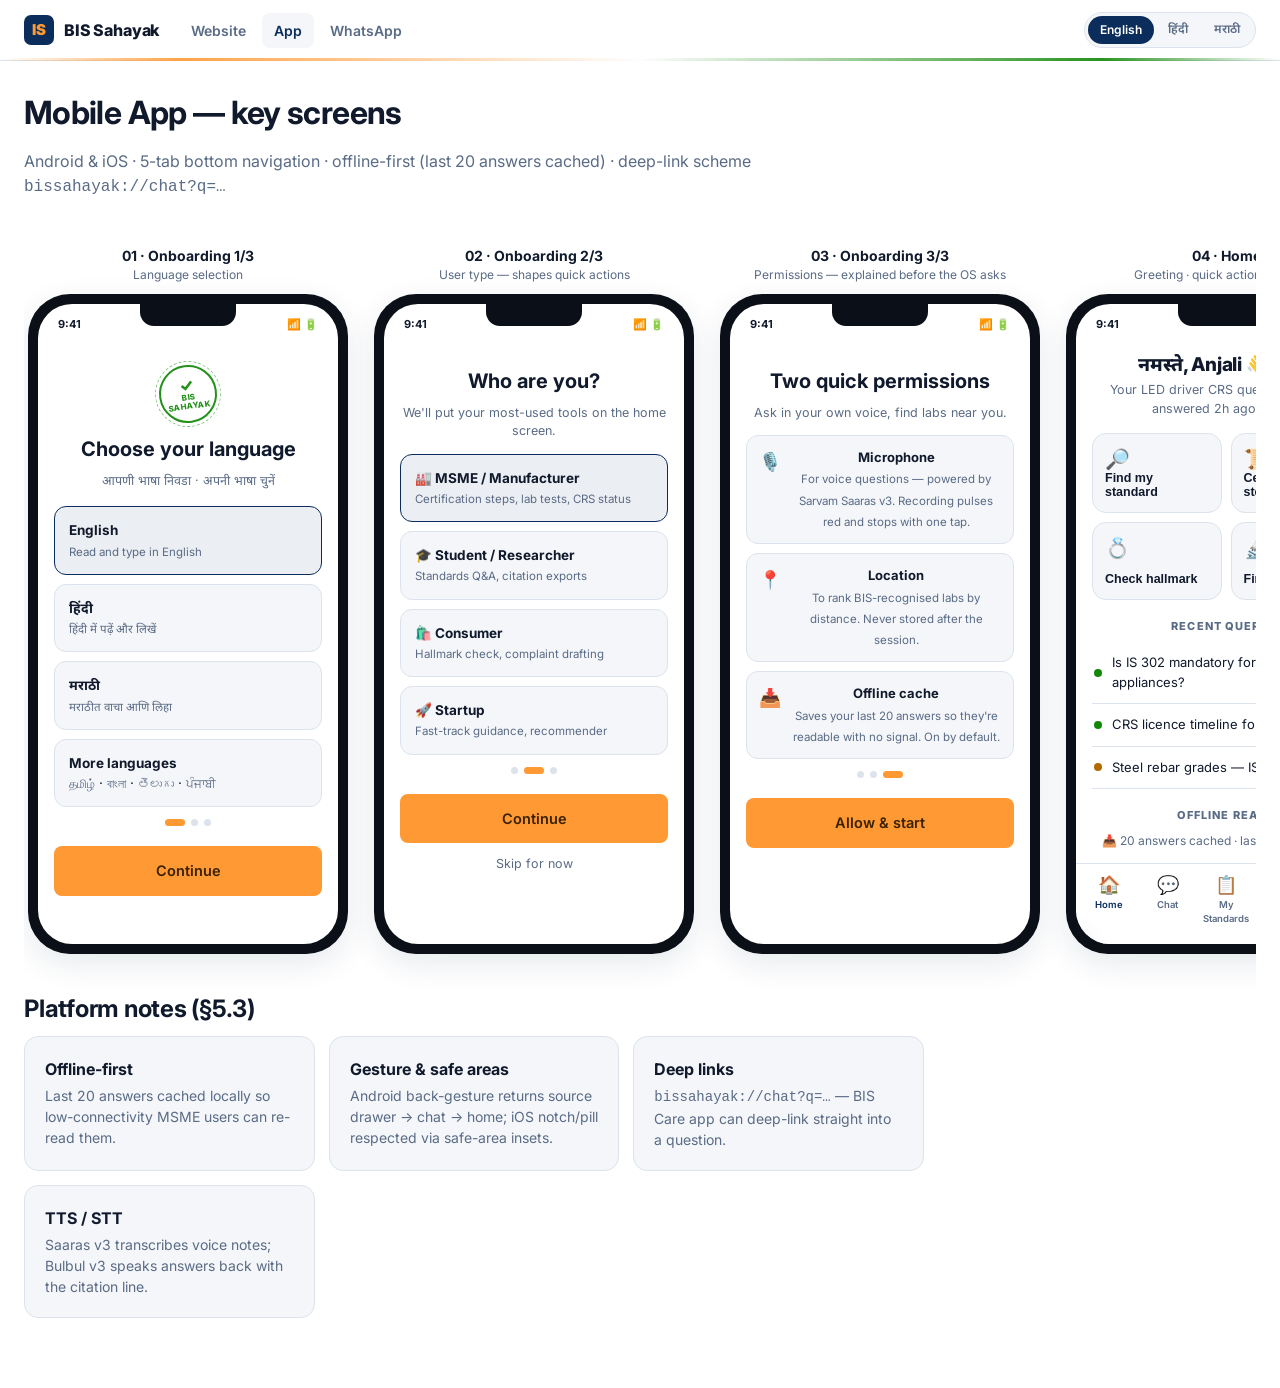
<file: app/index.html>
<!DOCTYPE html>
<html lang="en">
<head>
<meta charset="utf-8">
<meta name="viewport" content="width=device-width, initial-scale=1">
<title>BIS Sahayak — Mobile App Screens</title>
<link rel="preconnect" href="https://fonts.googleapis.com">
<link rel="preconnect" href="https://fonts.gstatic.com" crossorigin>
<link href="https://fonts.googleapis.com/css2?family=Inter:wght@400;600;700;800&family=Noto+Sans+Devanagari:wght@400;600;700&display=swap" rel="stylesheet">
<link rel="stylesheet" href="../assets/css/bis.css">
<style>
  .intro { max-width: 760px; margin-bottom: 8px; }
  .rail {
    display: flex; gap: 26px; overflow-x: auto; padding: 30px 4px 40px;
    scroll-snap-type: x mandatory;
  }
  .frame-wrap { flex: none; width: 320px; scroll-snap-align: center; text-align: center; }
  .frame-label { font-size: var(--fs-14); font-weight: 700; margin-bottom: 10px; }
  .frame-label span { display: block; font-weight: 400; color: var(--text-dim); font-size: var(--fs-12); }

  /* phone body */
  .phone {
    width: 320px; height: 660px; background: #0B0F17; border-radius: 42px;
    padding: 10px; box-shadow: var(--shadow); margin: 0 auto;
  }
  .screen {
    width: 100%; height: 100%; border-radius: 34px; overflow: hidden;
    background: var(--bg); color: var(--text);
    display: flex; flex-direction: column; position: relative;
    font-size: 14px;
  }
  .statusbar {
    display: flex; justify-content: space-between; padding: 12px 20px 4px;
    font-size: 11px; font-weight: 700; flex: none;
  }
  .notch { width: 96px; height: 22px; background: #0B0F17; border-radius: 0 0 14px 14px; position: absolute; top: 0; left: 50%; transform: translateX(-50%); z-index: 5; }
  .screen-body { flex: 1; overflow-y: auto; padding: 14px 16px 8px; }
  .screen-body::-webkit-scrollbar { width: 0; }

  /* tab bar (§5.1) */
  .tabbar {
    flex: none; display: flex; border-top: 1px solid var(--line);
    background: color-mix(in srgb, var(--bg) 94%, transparent);
    backdrop-filter: blur(8px); padding: 6px 4px 14px;
  }
  .tabbar a {
    flex: 1; text-align: center; text-decoration: none; color: var(--text-dim);
    font-size: 9.5px; font-weight: 600; display: flex; flex-direction: column; gap: 2px;
    padding: 4px 0;
  }
  .tabbar a .ic { font-size: 18px; line-height: 1.2; }
  .tabbar a[aria-current="page"] { color: var(--bis-navy); }
  @media (prefers-color-scheme: dark) { .tabbar a[aria-current="page"] { color: var(--bis-saffron); } }

  /* onboarding dots */
  .dots { display: flex; gap: 6px; justify-content: center; margin: 12px 0; }
  .dots i { width: 7px; height: 7px; border-radius: 50%; background: var(--line); }
  .dots i.on { background: var(--bis-saffron); width: 20px; border-radius: 99px; }

  .opt {
    display: block; width: 100%; text-align: left; font: inherit; font-size: 13.5px;
    background: var(--surface); border: 1.5px solid var(--line); border-radius: 12px;
    padding: 13px 14px; margin-bottom: 9px; color: var(--text); cursor: pointer;
  }
  .opt[aria-pressed="true"] { border-color: var(--bis-navy); background: color-mix(in srgb, var(--bis-navy) 8%, var(--bg)); }
  .opt b { display: block; }
  .opt span { font-size: 11.5px; color: var(--text-dim); }

  .greet { font-size: 19px; font-weight: 800; letter-spacing: -.01em; }
  .greet + p { color: var(--text-dim); font-size: 12.5px; margin: 2px 0 14px; }

  .qa-grid { display: grid; grid-template-columns: 1fr 1fr; gap: 9px; }
  .qa-card {
    background: var(--surface); border: 1px solid var(--line); border-radius: 14px;
    padding: 13px 12px; font-size: 12.5px; font-weight: 700; color: var(--text);
    text-align: left; cursor: pointer; min-height: 78px; display: flex; flex-direction: column; justify-content: space-between;
  }
  .qa-card .ic { font-size: 20px; }
  .qa-card:hover { border-color: var(--bis-saffron); }

  .list-head { font-size: 11px; font-weight: 800; letter-spacing: .1em; text-transform: uppercase; color: var(--text-dim); margin: 18px 0 8px; }
  .recent {
    display: flex; gap: 10px; align-items: center; width: 100%; text-align: left;
    background: transparent; border: 0; border-bottom: 1px solid var(--line);
    padding: 11px 2px; font: inherit; font-size: 13px; color: var(--text); cursor: pointer;
  }
  .recent .dot { width: 8px; height: 8px; border-radius: 50%; background: var(--bis-green); flex: none; }

  /* chat screen */
  .chat-head { display: flex; align-items: center; justify-content: space-between; padding: 4px 2px 10px; border-bottom: 1px solid var(--line); }
  .chat-head b { font-size: 15px; }
  .chat-head .sub { display: block; font-size: 10.5px; color: var(--text-dim); font-weight: 400; }
  .mini-chat { padding-top: 12px; }
  .mini-chat .bubble { max-width: 86%; font-size: 13px; padding: 9px 12px; }
  .mini-chat .citation { font-size: 10px; padding: 3px 8px; margin-top: 6px; }
  .mini-chat .confidence { font-size: 10px; padding: 4px 9px; }
  .mini-composer {
    flex: none; display: flex; gap: 8px; align-items: center;
    padding: 10px 12px 14px; border-top: 1px solid var(--line);
  }
  .mini-composer .fake-input {
    flex: 1; background: var(--surface); border: 1px solid var(--line);
    border-radius: 999px; padding: 9px 14px; font-size: 12.5px; color: var(--text-dim);
  }
  .mini-mic {
    width: 46px; height: 46px; border-radius: 50%; border: 0; flex: none;
    background: var(--bis-navy); color: #fff; font-size: 17px; cursor: pointer;
    box-shadow: var(--shadow-sm);
  }

  /* voice mode */
  .voice-screen { background: var(--bis-navy); color: #fff; }
  .voice-screen .statusbar { color: #fff; }
  .voice-body { flex: 1; display: flex; flex-direction: column; align-items: center; justify-content: center; padding: 20px; text-align: center; }
  .voice-body h3 { color: #fff; font-size: 17px; margin: 18px 0 4px; }
  .voice-body .state { color: #B9CBE6; font-size: 12.5px; margin: 0; }
  .wave { display: flex; gap: 5px; align-items: center; height: 56px; margin-top: 26px; }
  .wave i { width: 5px; border-radius: 99px; background: var(--bis-saffron); animation: w 1s ease-in-out infinite; }
  .wave i:nth-child(1){height:16px;animation-delay:0s}
  .wave i:nth-child(2){height:34px;animation-delay:.12s}
  .wave i:nth-child(3){height:50px;animation-delay:.24s}
  .wave i:nth-child(4){height:28px;animation-delay:.36s}
  .wave i:nth-child(5){height:44px;animation-delay:.48s}
  .wave i:nth-child(6){height:20px;animation-delay:.6s}
  .wave i:nth-child(7){height:38px;animation-delay:.72s}
  @keyframes w { 0%,100% { transform: scaleY(.5); } 50% { transform: scaleY(1); } }
  .transcript {
    background: rgba(255,255,255,.1); border: 1px solid rgba(255,255,255,.18);
    border-radius: 14px; padding: 14px 16px; font-size: 14px; margin-top: 26px;
    width: 100%; text-align: left; min-height: 70px;
  }
  .transcript .who { display: block; font-size: 10.5px; letter-spacing: .1em; text-transform: uppercase; color: var(--bis-saffron); margin-bottom: 6px; }
  .voice-stop {
    width: 66px; height: 66px; border-radius: 50%; border: 0; margin-top: 24px;
    background: var(--bis-red-alert); color: #fff; font-size: 22px; cursor: pointer;
    animation: pulse2 1.3s ease-out infinite;
  }
  @keyframes pulse2 { 0% { box-shadow: 0 0 0 0 rgba(255,255,255,.4); } 100% { box-shadow: 0 0 0 24px rgba(255,255,255,0); } }

  /* standard detail */
  .std-hero { background: var(--surface); border-bottom: 1px solid var(--line); padding: 14px 16px; }
  .std-hero .no { font-size: 22px; font-weight: 800; color: var(--bis-navy); }
  @media (prefers-color-scheme: dark) { .std-hero .no { color: #9CC0F2; } }
  .std-hero .t { font-size: 13px; color: var(--text-dim); }
  .clause {
    background: var(--surface); border-left: 3px solid var(--bis-green);
    border-radius: 0 10px 10px 0; padding: 12px 13px; font-size: 13px; margin: 12px 0;
  }
  .clause b { display: block; font-size: 11px; letter-spacing: .06em; text-transform: uppercase; color: var(--bis-green); margin-bottom: 5px; }
  .icon-actions { display: flex; gap: 8px; margin-top: 6px; }
  .icon-btn {
    flex: 1; background: var(--surface); border: 1px solid var(--line); border-radius: 10px;
    padding: 9px; font: 600 12px/1 var(--font-body); color: var(--text); cursor: pointer;
  }
  .followup { width: 100%; margin-top: 12px; }

  .perm {
    display: flex; gap: 10px; align-items: flex-start; background: var(--surface);
    border: 1px solid var(--line); border-radius: 12px; padding: 12px; margin-bottom: 9px;
  }
  .perm .ic { font-size: 18px; }
  .perm b { font-size: 13px; display: block; }
  .perm span { font-size: 11.5px; color: var(--text-dim); }
  .cta { width: 100%; padding: 13px; font-size: 14.5px; margin-top: 8px; }
  .skip { display: block; text-align: center; font-size: 12.5px; color: var(--text-dim); margin-top: 12px; text-decoration: none; }
</style>
</head>
<body>

<header class="topnav">
  <a class="logo" href="../index.html"><span class="logo-mark">IS</span> BIS Sahayak</a>
  <nav aria-label="Primary">
    <a href="../website/index.html">Website</a>
    <a href="index.html" aria-current="page">App</a>
    <a href="../whatsapp/index.html">WhatsApp</a>
  </nav>
  <div class="lang-switch" role="group" aria-label="Language">
    <button data-lang="en" lang="en">English</button>
    <button data-lang="hi" lang="hi">हिंदी</button>
    <button data-lang="mr" lang="mr">मराठी</button>
  </div>
</header>

<main class="page" style="max-width:1480px">
  <div class="intro">
    <h1>Mobile App — key screens</h1>
    <p class="muted">Android &amp; iOS · 5-tab bottom navigation · offline-first (last 20 answers cached) · deep-link scheme <code>bissahayak://chat?q=…</code></p>
  </div>

  <div class="rail" role="list" aria-label="App screens">

    <!-- 1 · Onboarding: language -->
    <div class="frame-wrap" role="listitem">
      <div class="frame-label">01 · Onboarding 1/3 <span>Language selection</span></div>
      <div class="phone"><div class="screen">
        <div class="notch"></div>
        <div class="statusbar"><span>9:41</span><span aria-hidden="true">📶 🔋</span></div>
        <div class="screen-body">
          <div style="text-align:center;margin-top:14px"><span class="seal" style="margin:0 auto"><span class="tick">✓</span>BIS<br>sahayak</span></div>
          <h3 style="text-align:center;margin-top:14px">Choose your language</h3>
          <p class="muted" style="text-align:center;font-size:12.5px;margin-bottom:16px"><span lang="mr">आपणी भाषा निवडा</span> · <span lang="hi">अपनी भाषा चुनें</span></p>
          <button class="opt" aria-pressed="true"><b>English</b><span>Read and type in English</span></button>
          <button class="opt" aria-pressed="false"><b lang="hi">हिंदी</b><span lang="hi">हिंदी में पढ़ें और लिखें</span></button>
          <button class="opt" aria-pressed="false"><b lang="mr">मराठी</b><span lang="mr">मराठीत वाचा आणि लिहा</span></button>
          <button class="opt" aria-pressed="false"><b>More languages</b><span lang="ta">தமிழ்</span> · <span lang="bn">বাংলা</span> · <span lang="te">తెలుగు</span> · <span lang="pa">ਪੰਜਾਬੀ</span></button>
          <div class="dots"><i class="on"></i><i></i><i></i></div>
          <button class="btn btn-accent cta">Continue</button>
        </div>
      </div></div>
    </div>

    <!-- 2 · Onboarding: user type -->
    <div class="frame-wrap" role="listitem">
      <div class="frame-label">02 · Onboarding 2/3 <span>User type — shapes quick actions</span></div>
      <div class="phone"><div class="screen">
        <div class="notch"></div>
        <div class="statusbar"><span>9:41</span><span aria-hidden="true">📶 🔋</span></div>
        <div class="screen-body">
          <h3 style="margin-top:18px">Who are you?</h3>
          <p class="muted" style="font-size:12.5px">We'll put your most-used tools on the home screen.</p>
          <button class="opt" aria-pressed="true"><b>🏭 MSME / Manufacturer</b><span>Certification steps, lab tests, CRS status</span></button>
          <button class="opt" aria-pressed="false"><b>🎓 Student / Researcher</b><span>Standards Q&amp;A, citation exports</span></button>
          <button class="opt" aria-pressed="false"><b>🛍️ Consumer</b><span>Hallmark check, complaint drafting</span></button>
          <button class="opt" aria-pressed="false"><b>🚀 Startup</b><span>Fast-track guidance, recommender</span></button>
          <div class="dots"><i></i><i class="on"></i><i></i></div>
          <button class="btn btn-accent cta">Continue</button>
          <a class="skip" href="#permissions">Skip for now</a>
        </div>
      </div></div>
    </div>

    <!-- 3 · Onboarding: permissions -->
    <div class="frame-wrap" id="permissions" role="listitem">
      <div class="frame-label">03 · Onboarding 3/3 <span>Permissions — explained before the OS asks</span></div>
      <div class="phone"><div class="screen">
        <div class="notch"></div>
        <div class="statusbar"><span>9:41</span><span aria-hidden="true">📶 🔋</span></div>
        <div class="screen-body">
          <h3 style="margin-top:18px">Two quick permissions</h3>
          <p class="muted" style="font-size:12.5px">Ask in your own voice, find labs near you.</p>
          <div class="perm"><span class="ic">🎙️</span><div><b>Microphone</b><span>For voice questions — powered by Sarvam Saaras v3. Recording pulses red and stops with one tap.</span></div></div>
          <div class="perm"><span class="ic">📍</span><div><b>Location</b><span>To rank BIS-recognised labs by distance. Never stored after the session.</span></div></div>
          <div class="perm"><span class="ic">📥</span><div><b>Offline cache</b><span>Saves your last 20 answers so they're readable with no signal. On by default.</span></div></div>
          <div class="dots"><i></i><i></i><i class="on"></i></div>
          <button class="btn btn-accent cta">Allow &amp; start</button>
        </div>
      </div></div>
    </div>

    <!-- 4 · Home -->
    <div class="frame-wrap" id="home" role="listitem">
      <div class="frame-label">04 · Home <span>Greeting · quick actions · recents</span></div>
      <div class="phone"><div class="screen">
        <div class="notch"></div>
        <div class="statusbar"><span>9:41</span><span aria-hidden="true">📶 🔋</span></div>
        <div class="screen-body">
          <div style="display:flex;justify-content:space-between;align-items:center">
            <div><div class="greet" lang="hi">नमस्ते, Anjali 👋</div><p>Your LED driver CRS query was answered 2h ago</p></div>
            <span class="seal" style="width:44px;height:44px;font-size:7px"><span class="tick" style="font-size:13px">✓</span>stamped</span>
          </div>
          <div class="qa-grid">
            <button class="qa-card"><span class="ic">🔎</span>Find my standard</button>
            <button class="qa-card"><span class="ic">📜</span>Certification steps</button>
            <button class="qa-card"><span class="ic">💍</span>Check hallmark</button>
            <button class="qa-card"><span class="ic">🔬</span>Find a lab</button>
          </div>
          <div class="list-head">Recent queries</div>
          <button class="recent"><span class="dot"></span>Is IS 302 mandatory for home appliances?</button>
          <button class="recent"><span class="dot"></span>CRS licence timeline for LED drivers</button>
          <button class="recent"><span class="dot" style="background:var(--bis-amber)"></span>Steel rebar grades — IS 15489</button>
          <div class="list-head">Offline ready</div>
          <p class="muted" style="font-size:12px;margin:0">📥 20 answers cached · last synced 9:12 AM</p>
        </div>
        <nav class="tabbar" aria-label="Tabs — Home screen">
          <a href="#home" aria-current="page"><span class="ic" aria-hidden="true">🏠</span>Home</a>
          <a href="#chat"><span class="ic" aria-hidden="true">💬</span>Chat</a>
          <a href="#standards"><span class="ic" aria-hidden="true">📋</span>My Standards</a>
          <a href="../website/lab-finder.html"><span class="ic" aria-hidden="true">🔬</span>Labs</a>
          <a href="#notes"><span class="ic" aria-hidden="true">⚙️</span>More</a>
        </nav>
      </div></div>
    </div>

    <!-- 5 · Chat -->
    <div class="frame-wrap" id="chat" role="listitem">
      <div class="frame-label">05 · Chat <span>Citation + confidence · mic thumb-reachable</span></div>
      <div class="phone"><div class="screen">
        <div class="notch"></div>
        <div class="statusbar"><span>9:41</span><span aria-hidden="true">📶 🔋</span></div>
        <div class="screen-body" style="display:flex;flex-direction:column">
          <div class="chat-head">
            <div><b>BIS Sahayak</b><span class="sub">● online · answers cited from BIS sources</span></div>
            <div class="lang-switch" style="transform:scale(.82);transform-origin:right">
              <button data-lang="en" lang="en">EN</button><button data-lang="hi" lang="hi">हिं</button><button data-lang="mr" lang="mr">मरा</button>
            </div>
          </div>
          <div class="mini-chat" style="flex:1;overflow-y:auto">
            <div class="msg user"><div class="bubble">Is IS 302 mandatory for home appliances?</div></div>
            <div class="msg ai"><div class="bubble">
              Yes — household appliances fall under IS 302 (Part 1) and need CRS registration before sale in India. Clause 4.2 covers protection against electric shock.
              <div><a class="citation" href="../website/chat.html?q=Is%20IS%20302%20mandatory%20for%20home%20appliances%3F">📄 IS 302 Part 1, Clause 4.2</a></div>
              <span class="confidence high">✅ Verified from BIS source</span>
              <span class="meta">🔊 Listen · cached offline</span>
            </div></div>
            <div class="msg user"><div class="bubble">What's the certification timeline?</div></div>
            <div class="msg ai"><div class="bubble">
              Typical CRS timeline is 4–6 weeks: application → lab test → inspection → licence.
              <div><a class="citation" href="../website/recommender.html#cert">📄 BIS CRS Reg. 2018, Reg. 5</a></div>
              <span class="confidence high">✅ Verified from BIS source</span>
            </div></div>
            <div class="quick-chips" style="padding-bottom:6px">
              <button class="chip" style="font-size:11px;padding:6px 10px">Find a lab</button>
              <button class="chip" style="font-size:11px;padding:6px 10px">View scheme</button>
              <button class="chip" style="font-size:11px;padding:6px 10px">Talk to BIS</button>
            </div>
          </div>
        </div>
        <div class="mini-composer">
          <div class="fake-input" role="textbox" aria-readonly="true" tabindex="0" aria-label="Message input (mock)">Ask a follow-up…</div>
          <button class="mini-mic" aria-label="Voice input">🎙️</button>
        </div>
        <nav class="tabbar" aria-label="Tabs — Chat screen">
          <a href="#home"><span class="ic" aria-hidden="true">🏠</span>Home</a>
          <a href="#chat" aria-current="page"><span class="ic" aria-hidden="true">💬</span>Chat</a>
          <a href="#standards"><span class="ic" aria-hidden="true">📋</span>My Standards</a>
          <a href="../website/lab-finder.html"><span class="ic" aria-hidden="true">🔬</span>Labs</a>
          <a href="#notes"><span class="ic" aria-hidden="true">⚙️</span>More</a>
        </nav>
      </div></div>
    </div>

    <!-- 6 · Standard detail -->
    <div class="frame-wrap" id="standards" role="listitem">
      <div class="frame-label">06 · Standard detail <span>Full clause · follow-up · share</span></div>
      <div class="phone"><div class="screen">
        <div class="notch"></div>
        <div class="statusbar"><span>9:41</span><span aria-hidden="true">📶 🔋</span></div>
        <div class="std-hero">
          <div style="display:flex;justify-content:space-between;align-items:center">
            <span style="font-size:16px">←</span>
            <div class="icon-actions" style="width:110px;margin:0">
              <button class="icon-btn">↗ Share</button>
              <button class="icon-btn">⤓ PDF</button>
            </div>
          </div>
          <div class="no" style="margin-top:8px">IS 302 (Part 1)</div>
          <div class="t">Safety of household and similar electrical appliances · General requirements · Clause 4.2</div>
        </div>
        <div class="screen-body">
          <span class="confidence high" style="margin-top:10px">✅ Verified from BIS source</span>
          <div class="clause">
            <b>Clause 4.2 — Protection against electric shock</b>
            Protection shall be provided against electric shock even in the case of damage to the appliance, such as breakage of a component, deterioration of insulation or deposit of dust… accessible live parts shall not be present under single fault conditions.
          </div>
          <div class="clause" style="border-left-color:var(--bis-saffron)">
            <b style="color:var(--bis-saffron)">Related clause — Marking (8.1)</b>
            The appliance shall be marked with the manufacturer's name or trade mark, the rated voltage, and the IS number where CRS applies.
          </div>
          <div><a class="citation" href="../website/chat.html?q=Is%20IS%20302%20mandatory%20for%20home%20appliances%3F">📄 IS 302 Part 1, Clause 4.2</a><a class="citation" href="../website/chat.html?q=What%20does%20IS%20302%20Clause%208.1%20require%3F">📄 IS 302 Part 1, Clause 8.1</a></div>
          <button class="btn btn-primary followup">Ask a follow-up about this clause</button>
        </div>
        <nav class="tabbar" aria-label="Tabs — Standard detail screen">
          <a href="#home"><span class="ic" aria-hidden="true">🏠</span>Home</a>
          <a href="#chat"><span class="ic" aria-hidden="true">💬</span>Chat</a>
          <a href="#standards" aria-current="page"><span class="ic" aria-hidden="true">📋</span>My Standards</a>
          <a href="../website/lab-finder.html"><span class="ic" aria-hidden="true">🔬</span>Labs</a>
          <a href="#notes"><span class="ic" aria-hidden="true">⚙️</span>More</a>
        </nav>
      </div></div>
    </div>

    <!-- 7 · Voice mode -->
    <div class="frame-wrap" role="listitem">
      <div class="frame-label">07 · Voice mode <span>Full-screen · Saaras v3 waveform + live transcript</span></div>
      <div class="phone"><div class="screen voice-screen">
        <div class="notch"></div>
        <div class="statusbar"><span>9:41</span><span style="color:#fff" aria-hidden="true">📶 🔋</span></div>
        <div class="voice-body">
          <div class="wave" aria-hidden="true"><i></i><i></i><i></i><i></i><i></i><i></i><i></i></div>
          <h3 lang="hi">सुन रहा है…</h3>
          <p class="state">Sarvam Saaras v3 · <span lang="hi">हिंदी</span> · tap ■ to stop</p>
          <div class="transcript">
            <span class="who">Live transcript</span>
            <span lang="hi">“क्या हॉलमार्क जाँचने के लिए HUID ज़रूरी है?”</span>
          </div>
          <button class="voice-stop" aria-label="Stop recording">■</button>
        </div>
      </div></div>
    </div>

  </div>

  <section id="notes" style="max-width:900px">
    <h2>Platform notes (§5.3)</h2>
    <div class="specs" style="display:grid;gap:14px;grid-template-columns:repeat(auto-fit,minmax(220px,1fr))">
      <div class="card"><b>Offline-first</b><p class="muted small" style="margin:4px 0 0">Last 20 answers cached locally so low-connectivity MSME users can re-read them.</p></div>
      <div class="card"><b>Gesture &amp; safe areas</b><p class="muted small" style="margin:4px 0 0">Android back-gesture returns source drawer → chat → home; iOS notch/pill respected via safe-area insets.</p></div>
      <div class="card"><b>Deep links</b><p class="muted small" style="margin:4px 0 0"><code>bissahayak://chat?q=…</code> — BIS Care app can deep-link straight into a question.</p></div>
      <div class="card"><b>TTS / STT</b><p class="muted small" style="margin:4px 0 0">Saaras v3 transcribes voice notes; Bulbul v3 speaks answers back with the citation line.</p></div>
    </div>
  </section>
</main>

<script src="../assets/js/bis.js"></script>
<script src="../assets/js/supabase.js"></script>
<script>
  // selectable options in onboarding frames
  document.querySelectorAll(".opt").forEach((o) =>
    o.addEventListener("click", () => {
      o.parentElement.querySelectorAll(".opt").forEach((x) => x.setAttribute("aria-pressed", "false"));
      o.setAttribute("aria-pressed", "true");
    })
  );
</script>
</body>
</html>
</file>
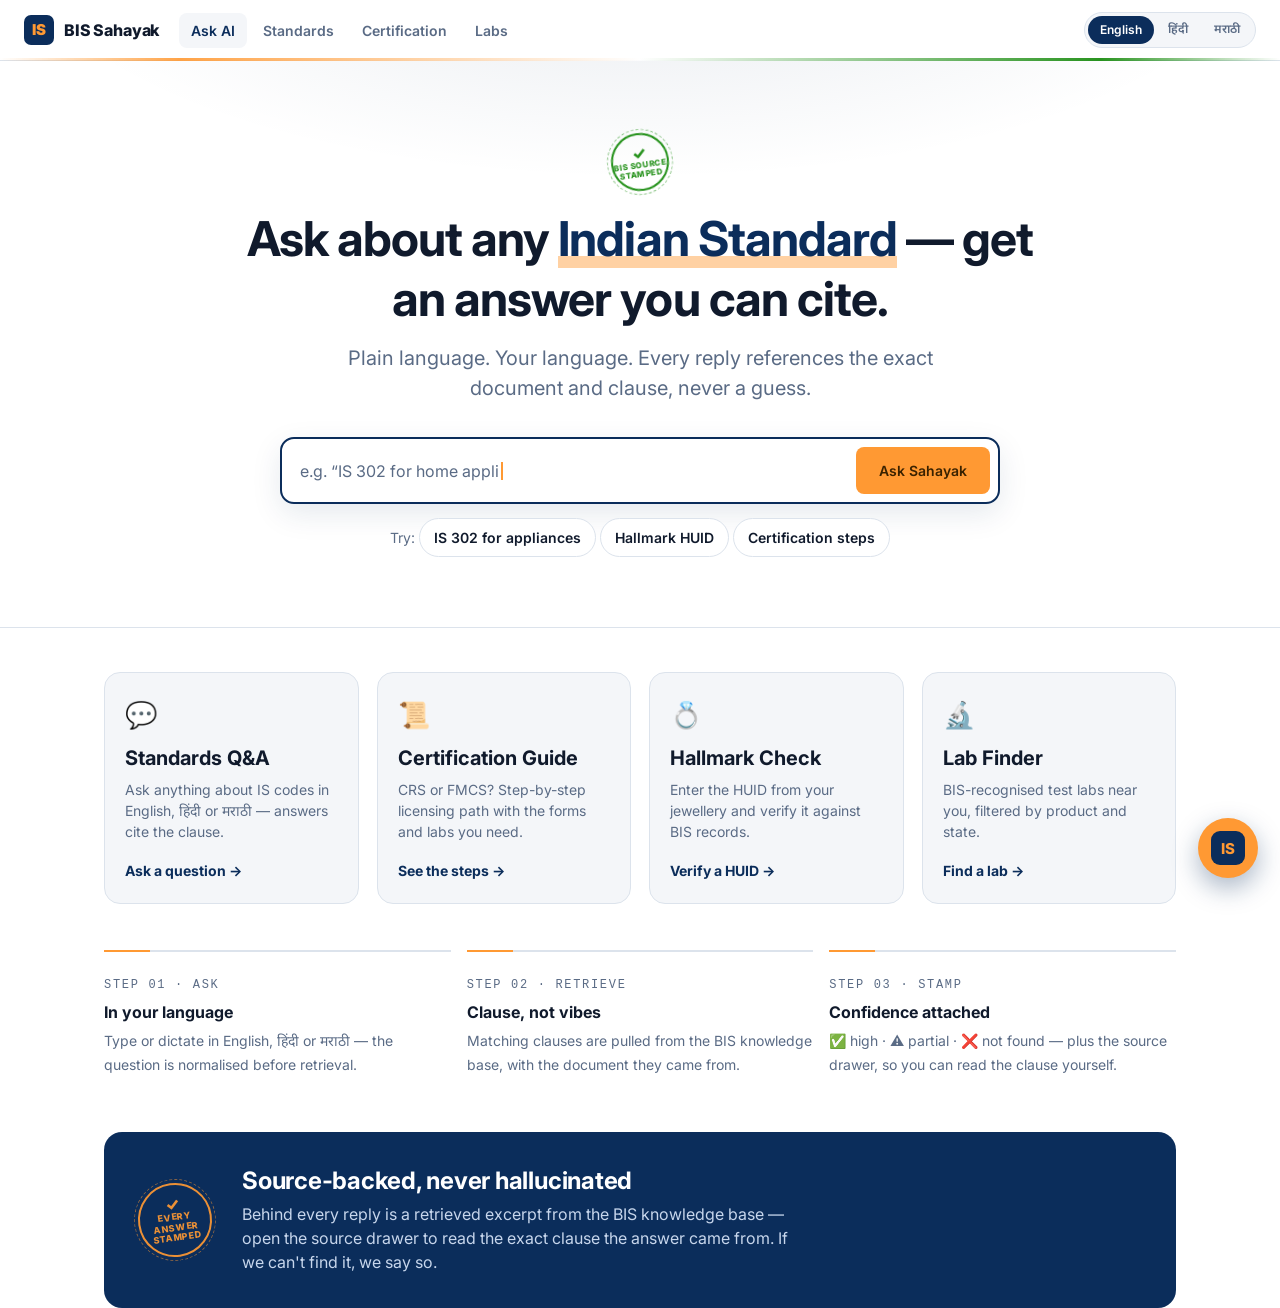
<file: website/index.html>
<!DOCTYPE html>
<html lang="en">
<head>
<meta charset="utf-8">
<meta name="viewport" content="width=device-width, initial-scale=1">
<title>BIS Sahayak — Ask about any Indian Standard</title>
<link rel="preconnect" href="https://fonts.googleapis.com">
<link rel="preconnect" href="https://fonts.gstatic.com" crossorigin>
<link href="https://fonts.googleapis.com/css2?family=Inter:wght@400;600;700;800&family=Noto+Sans+Devanagari:wght@400;600;700&display=swap" rel="stylesheet">
<link rel="stylesheet" href="../assets/css/bis.css">
<style>
  .hero {
    text-align: center;
    padding: 72px 24px 56px;
    background:
      radial-gradient(900px 340px at 50% -120px, rgba(11,45,91,.10), transparent 70%),
      var(--bg);
    border-bottom: 1px solid var(--line);
    overflow: hidden;
  }
  .hero .seal-row { display:flex; justify-content:center; margin-bottom:18px; }
  .hero h1 { font-size: clamp(30px, 5.4vw, 48px); max-width: 820px; margin: 0 auto 14px; }
  .hero h1 em { font-style: normal; color: var(--bis-navy); box-shadow: inset 0 -12px 0 rgba(255,153,51,.45); }
  @media (prefers-color-scheme: dark) { .hero h1 em { color:#fff; } }
  .hero .sub { font-size: var(--fs-20); color: var(--text-dim); max-width: 640px; margin: 0 auto 34px; }

  .ask-bar {
    display: flex; gap: 10px; align-items: center;
    max-width: 720px; margin: 0 auto;
    background: var(--bg); border: 2px solid var(--bis-navy);
    border-radius: 14px; padding: 8px 8px 8px 18px;
    box-shadow: var(--shadow);
    transition: box-shadow .2s ease, border-color .2s ease;
  }
  .ask-bar:focus-within { border-color: var(--bis-saffron); box-shadow: 0 12px 34px rgba(255,153,51,.20); }
  .ask-field { position: relative; flex: 1; display: flex; align-items: center; min-width: 0; }
  .ask-field input {
    flex: 1; border: 0; background: transparent; font: inherit;
    font-size: var(--fs-16); color: var(--text); min-width: 0; padding: 10px 0;
  }
  .ask-field input:focus { outline: none; }
  .ask-field.ghosting input::placeholder { color: transparent; }
  .ghost[hidden] { display: none; }
  .ask-bar .btn { white-space: nowrap; padding: 12px 22px; }
  .ghost {
    position: absolute; left: 0; top: 50%; transform: translateY(-50%);
    display: flex; align-items: center; pointer-events: none;
    font-size: var(--fs-16); color: var(--text-dim); max-width: 100%;
    overflow: hidden; white-space: nowrap;
  }
  .ghost .caret {
    flex: none; width: 2px; height: 18px; margin-left: 2px;
    background: var(--bis-saffron); animation: caret 1s steps(1) infinite;
  }
  @keyframes caret { 50% { opacity: 0; } }

  .steps { display: grid; gap: 16px; grid-template-columns: repeat(auto-fit, minmax(210px, 1fr)); max-width: 1120px; margin: 46px auto 0; padding: 0 24px; }
  .step { position: relative; padding-top: 18px; border-top: 2px solid var(--line); }
  .step::before {
    content: ""; position: absolute; top: -2px; left: 0; width: 46px; height: 2px;
    background: var(--bis-saffron);
  }
  .step .n { font-family: var(--font-mono); font-size: var(--fs-12); letter-spacing: .14em; color: var(--text-dim); text-transform: uppercase; }
  .step b { display: block; margin: 6px 0 4px; font-size: var(--fs-16); }
  .step span { font-size: var(--fs-14); color: var(--text-dim); }

  .hint { font-size: var(--fs-14); color: var(--text-dim); margin-top: 14px; }

  .features {
    display: grid; gap: 18px;
    grid-template-columns: repeat(auto-fit, minmax(240px, 1fr));
    max-width: 1120px; margin: 44px auto 0; padding: 0 24px;
  }
  .feature {
    text-align: left; text-decoration: none; color: inherit;
    background: var(--surface); border: 1px solid var(--line);
    border-radius: 16px; padding: 22px 20px;
    display: flex; flex-direction: column; gap: 8px;
    transition: transform .15s ease, box-shadow .15s ease, border-color .15s ease;
  }
  .feature:hover { transform: translateY(-4px); box-shadow: var(--shadow); border-color: var(--bis-saffron); }
  .feature .ico { font-size: 26px; }
  .feature h3 { margin: 4px 0 0; font-size: var(--fs-20); }
  .feature p { margin: 0; color: var(--text-dim); font-size: var(--fs-14); }
  .feature .go { margin-top: 10px; font-size: var(--fs-14); font-weight: 700; color: var(--bis-navy); }
  @media (prefers-color-scheme: dark) { .feature .go { color: var(--bis-saffron); } }

  .trust { max-width: 1120px; margin: 56px auto 0; padding: 0 24px; }
  .trust-inner {
    background: var(--bis-navy); color: #fff; border-radius: 18px;
    padding: 34px 34px; display: flex; gap: 30px; align-items: center; flex-wrap: wrap;
  }
  .trust-inner .seal { border-color: var(--bis-saffron); color: var(--bis-saffron); width: 74px; height: 74px; font-size: 9px; }
  .trust-inner h2 { color:#fff; margin-bottom: 6px; }
  .trust-inner p { color: #C7D6EC; margin: 0; max-width: 560px; }

  @media (max-width: 768px) {
    .ask-bar { flex-direction: column; align-items: stretch; padding: 12px; }
    .ask-bar input { padding: 6px 4px; }
  }
</style>
</head>
<body>

<header class="topnav">
  <a class="logo" href="index.html"><span class="logo-mark">IS</span> BIS Sahayak</a>
  <nav aria-label="Primary">
    <a href="chat.html" aria-current="page">Ask AI</a>
    <a href="recommender.html">Standards</a>
    <a href="recommender.html#cert">Certification</a>
    <a href="lab-finder.html">Labs</a>
  </nav>
  <div class="lang-switch" role="group" aria-label="Language">
    <button data-lang="en" lang="en">English</button>
    <button data-lang="hi" lang="hi">हिंदी</button>
    <button data-lang="mr" lang="mr">मराठी</button>
  </div>
</header>

<section class="hero">
  <div class="seal-row"><span class="seal stamp-in"><span class="tick">✓</span>BIS source<br>stamped</span></div>
  <h1>Ask about any <em>Indian Standard</em> — get an answer you can cite.</h1>
  <p class="sub">Plain language. Your language. Every reply references the exact document and clause, never a guess.</p>

  <form class="ask-bar" id="askForm" action="chat.html">
    <label class="sr-only" for="ask">Ask about any Indian Standard</label>
    <div class="ask-field">
      <input id="ask" name="q" type="text" placeholder="Ask about any Indian Standard…" autocomplete="off">
      <span class="ghost" id="ghost" aria-hidden="true"><span id="ghostText">e.g. “IS 302 for home appliances”</span><span class="caret"></span></span>
    </div>
    <button class="btn btn-accent" type="submit">Ask Sahayak</button>
  </form>
  <p class="hint">Try: <button class="chip" data-try="Is IS 302 mandatory for home appliances?">IS 302 for appliances</button>
    <button class="chip" data-try="How do I verify a gold hallmark HUID?">Hallmark HUID</button>
    <button class="chip" data-try="What are the BIS certification steps?">Certification steps</button></p>
</section>

<section class="features" aria-label="Features">
  <a class="feature reveal" href="chat.html" data-reveal-delay="0">
    <span class="ico" aria-hidden="true">💬</span>
    <h3>Standards Q&amp;A</h3>
    <p>Ask anything about IS codes in English, हिंदी or मराठी — answers cite the clause.</p>
    <span class="go">Ask a question →</span>
  </a>
  <a class="feature reveal" href="recommender.html" data-reveal-delay="70">
    <span class="ico" aria-hidden="true">📜</span>
    <h3>Certification Guide</h3>
    <p>CRS or FMCS? Step-by-step licensing path with the forms and labs you need.</p>
    <span class="go">See the steps →</span>
  </a>
  <a class="feature reveal" href="hallmark.html" data-reveal-delay="140">
    <span class="ico" aria-hidden="true">💍</span>
    <h3>Hallmark Check</h3>
    <p>Enter the HUID from your jewellery and verify it against BIS records.</p>
    <span class="go">Verify a HUID →</span>
  </a>
  <a class="feature reveal" href="lab-finder.html" data-reveal-delay="210">
    <span class="ico" aria-hidden="true">🔬</span>
    <h3>Lab Finder</h3>
    <p>BIS-recognised test labs near you, filtered by product and state.</p>
    <span class="go">Find a lab →</span>
  </a>
</section>

<section class="steps" aria-label="How an answer is built">
  <div class="step reveal"><span class="n">Step 01 · Ask</span><b>In your language</b><span>Type or dictate in English, हिंदी or मराठी — the question is normalised before retrieval.</span></div>
  <div class="step reveal" data-reveal-delay="70"><span class="n">Step 02 · Retrieve</span><b>Clause, not vibes</b><span>Matching clauses are pulled from the BIS knowledge base, with the document they came from.</span></div>
  <div class="step reveal" data-reveal-delay="140"><span class="n">Step 03 · Stamp</span><b>Confidence attached</b><span>✅ high · ⚠️ partial · ❌ not found — plus the source drawer, so you can read the clause yourself.</span></div>
</section>

<section class="trust">
  <div class="trust-inner">
    <span class="seal"><span class="tick">✓</span>Every answer<br>stamped</span>
    <div>
      <h2>Source-backed, never hallucinated</h2>
      <p>Behind every reply is a retrieved excerpt from the BIS knowledge base — open the source drawer to read the exact clause the answer came from. If we can't find it, we say so.</p>
    </div>
  </div>
</section>

<div id="widget-root"></div>

<script src="../assets/js/bis.js"></script>
<script src="../assets/js/supabase.js"></script>
<script src="widget/bis-widget.js"></script>
<script>
  document.getElementById("askForm").addEventListener("submit", (e) => {
    e.preventDefault();
    const q = document.getElementById("ask").value.trim();
    location.href = "chat.html" + (q ? "?q=" + encodeURIComponent(q) : "");
  });
  document.querySelectorAll("[data-try]").forEach((b) =>
    b.addEventListener("click", () => (location.href = "chat.html?q=" + encodeURIComponent(b.dataset.try)))
  );

  /* the ask bar demonstrates itself until you take over */
  (function typeGhost() {
    const input = document.getElementById("ask");
    const field = input.closest(".ask-field");
    const ghost = document.getElementById("ghost");
    const textEl = document.getElementById("ghostText");
    const examples = [
      'e.g. “IS 302 for home appliances”',
      'e.g. “Do LED drivers need CRS registration?”',
      'e.g. “How do I check a hallmark HUID?”',
      'e.g. “Which lab tests packaged food?”',
    ];
    if (window.matchMedia("(prefers-reduced-motion: reduce)").matches) return;

    let idx = 0, pos = 0, deleting = false;
    (function step() {
      if (document.activeElement === input || input.value) {
        ghost.hidden = true;
        field.classList.remove("ghosting");
        setTimeout(step, 400);
        return;
      }
      ghost.hidden = false;
      field.classList.add("ghosting");

      const current = examples[idx];
      pos += deleting ? -1 : 1;
      textEl.textContent = current.slice(0, pos);

      let delay = deleting ? 24 : 52;
      if (!deleting && pos === current.length) { delay = 2400; deleting = true; }
      else if (deleting && pos === 0) { deleting = false; idx = (idx + 1) % examples.length; delay = 320; }
      setTimeout(step, delay);
    })();
  })();

  BISWidget.mount(document.getElementById("widget-root"));
</script>
</body>
</html>
</file>
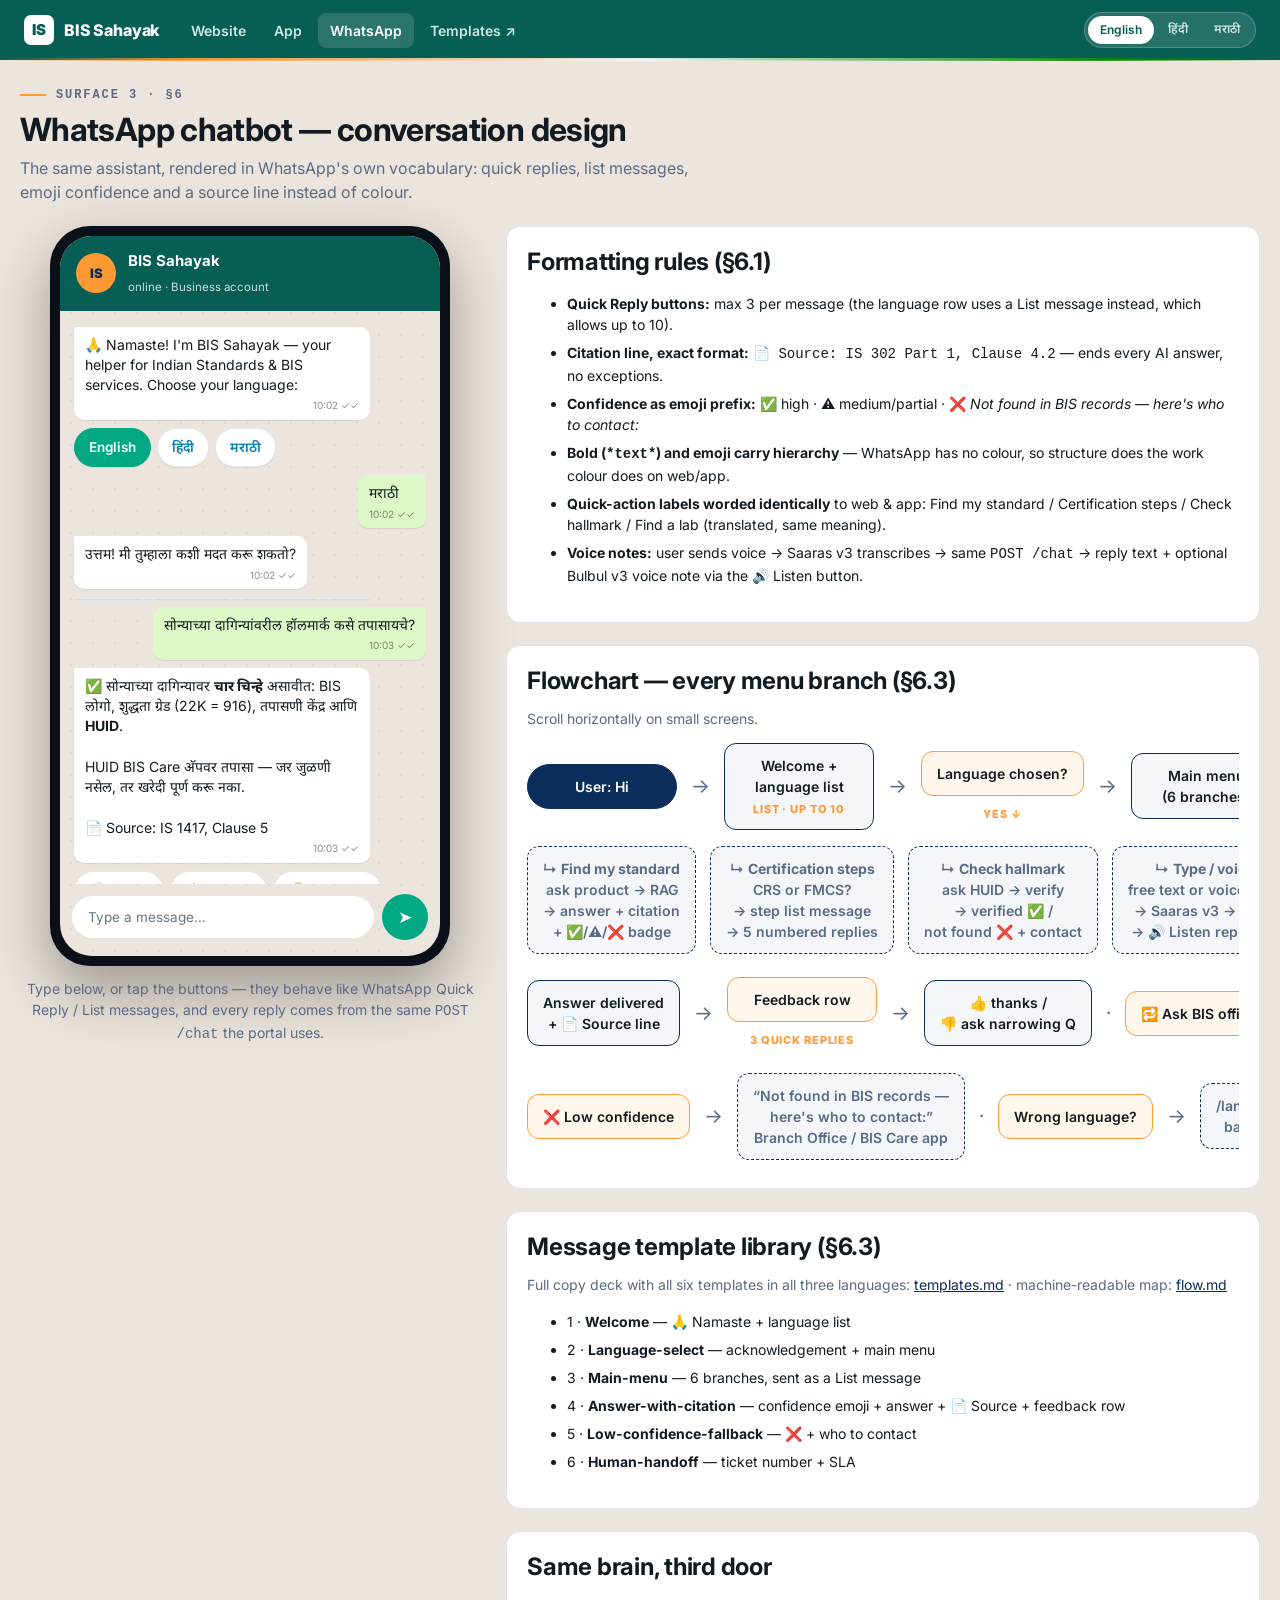
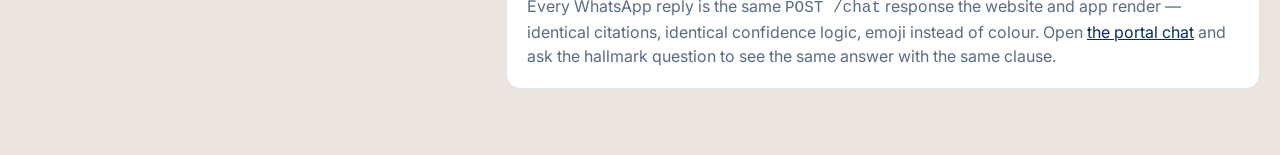
<file: whatsapp/index.html>
<!DOCTYPE html>
<html lang="en">
<head>
<meta charset="utf-8">
<meta name="viewport" content="width=device-width, initial-scale=1">
<title>WhatsApp Chatbot — Conversation Design · BIS Sahayak</title>
<link rel="preconnect" href="https://fonts.googleapis.com">
<link rel="preconnect" href="https://fonts.gstatic.com" crossorigin>
<link href="https://fonts.googleapis.com/css2?family=Inter:wght@400;600;700;800&family=Noto+Sans+Devanagari:wght@400;600;700&display=swap" rel="stylesheet">
<link rel="stylesheet" href="../assets/css/bis.css">
<style>
  body { background: #ECE5DD; color: #111B21; }
  @media (prefers-color-scheme: dark) { body { background: #0B141A; color: #E9EDEF; } }
  .wa-top { background: #075E54; color: #fff; }
  .wa-top .topnav { background: transparent; border-bottom: 0; backdrop-filter: none; }
  .wa-top .topnav nav a { color: #CDE7E1; }
  .wa-top .topnav nav a:hover, .wa-top .topnav nav a[aria-current="page"] { background: rgba(255,255,255,.14); color: #fff; }
  .wa-top .lang-switch { background: rgba(255,255,255,.12); border-color: rgba(255,255,255,.2); }
  .wa-top .lang-switch button { color: #CDE7E1; }
  .wa-top .lang-switch button[aria-pressed="true"] { background: #fff; color: #075E54; }

  .wa-layout { display: grid; grid-template-columns: minmax(340px, 460px) minmax(0, 1fr); gap: 26px; align-items: start; max-width: 1320px; margin: 0 auto; padding: 26px 20px 70px; }
  @media (max-width: 980px) { .wa-layout { grid-template-columns: 1fr; } }

  .wa-intro { grid-column: 1 / -1; margin: 0 0 -4px; }
  .wa-intro h1 { margin: 6px 0 6px; }
  .wa-intro p { margin: 0; color: var(--text-dim); max-width: 70ch; }

  .phone {
    background: #0B0F17; border-radius: 40px; padding: 10px;
    box-shadow: 0 24px 60px rgba(0,0,0,.35); margin: 0 auto; width: 100%; max-width: 400px;
  }
  .wa-screen {
    border-radius: 32px; overflow: hidden; height: 720px; display: flex; flex-direction: column;
    background: #ECE5DD;
    background-image: radial-gradient(rgba(0,0,0,.05) 1px, transparent 1px);
    background-size: 22px 22px;
  }
  @media (prefers-color-scheme: dark) { .wa-screen { background: #0B141A; background-image: radial-gradient(rgba(255,255,255,.04) 1px, transparent 1px); } }
  .wa-header {
    background: #075E54; color: #fff; padding: 14px 16px; display: flex; gap: 12px; align-items: center; flex: none;
  }
  .wa-header .avatar {
    width: 40px; height: 40px; border-radius: 50%; background: var(--bis-saffron); color: var(--bis-navy);
    display: flex; align-items: center; justify-content: center; font-weight: 900; font-size: 13px;
  }
  .wa-header b { font-size: 15px; display: block; }
  .wa-header span { font-size: 11.5px; opacity: .8; }

  .wa-thread { flex: 1; overflow-y: auto; padding: 16px 14px; display: flex; flex-direction: column; gap: 8px; }
  .wa-msg { max-width: 84%; padding: 8px 11px 7px; border-radius: 10px; font-size: 14px; line-height: 1.45; position: relative; box-shadow: 0 1px 1px rgba(0,0,0,.08); }
  .wa-msg.bot { align-self: flex-start; background: #fff; border-top-left-radius: 3px; }
  .wa-msg.user { align-self: flex-end; background: #DCF8C6; border-top-right-radius: 3px; color: #111B21; }
  @media (prefers-color-scheme: dark) {
    .wa-msg.bot { background: #1F2C33; color: #E9EDEF; }
    .wa-msg.user { background: #005C4B; color: #fff; }
  }
  .wa-msg .time { display: block; text-align: right; font-size: 10px; color: rgba(0,0,0,.45); margin-top: 3px; }
  @media (prefers-color-scheme: dark) { .wa-msg .time { color: rgba(255,255,255,.5); } }
  .wa-msg b { font-weight: 700; }

  .wa-btns { align-self: flex-start; display: flex; flex-direction: column; gap: 6px; width: 84%; }
  .wa-btns.row { flex-direction: row; flex-wrap: wrap; width: auto; }
  .wa-btn {
    font: 600 13.5px/1.3 var(--font-body); background: #fff; color: #027EB5;
    border: 1px solid #E2E8EC; border-radius: 999px; padding: 10px 14px; cursor: pointer; text-align: center;
    box-shadow: 0 1px 1px rgba(0,0,0,.06);
  }
  @media (prefers-color-scheme: dark) { .wa-btn { background: #1F2C33; border-color: #2A3942; color: #53BDEB; } }
  .wa-btn:hover { background: #F0F8FC; }
  .wa-btn[aria-pressed="true"] { background: #00A884; border-color: #00A884; color: #fff; }
  @media (prefers-color-scheme: dark) { .wa-btn[aria-pressed="true"] { background: #00A884; border-color: #00A884; color: #fff; } }
  .wa-list {
    align-self: flex-start; width: 84%; background: #fff; border: 1px solid #E2E8EC;
    border-radius: 10px; overflow: hidden; box-shadow: 0 1px 1px rgba(0,0,0,.06);
  }
  @media (prefers-color-scheme: dark) { .wa-list { background: #1F2C33; border-color: #2A3942; } }
  .wa-list button {
    display: block; width: 100%; font: 600 14px/1.3 var(--font-body); background: transparent;
    border: 0; border-bottom: 1px solid #E2E8EC; padding: 13px; color: #027EB5; cursor: pointer;
  }
  @media (prefers-color-scheme: dark) { .wa-list button { border-color: #2A3942; color: #53BDEB; } }
  .wa-list .title {
    display: block; padding: 12px 13px; font-weight: 700; font-size: 14px;
    border-bottom: 1px solid #E2E8EC;
  }
  .wa-list .title span { display: block; font-weight: 400; font-size: 12px; color: #667781; }
  @media (prefers-color-scheme: dark) { .wa-list .title { border-color: #2A3942; } }
  .wa-list button:last-child { border-bottom: 0; }

  .wa-composer { flex: none; display: flex; gap: 8px; align-items: center; padding: 10px 12px 16px; }
  .wa-composer .field {
    flex: 1; min-width: 0; background: #fff; color: #111B21;
    border: 0; border-radius: 999px; padding: 11px 16px; font: inherit; font-size: 13.5px;
  }
  .wa-composer .field::placeholder { color: #667781; }
  @media (prefers-color-scheme: dark) {
    .wa-composer .field { background: #1F2C33; color: #E9EDEF; }
    .wa-composer .field::placeholder { color: #8696A0; }
  }
  .wa-composer .send { width: 46px; height: 46px; border-radius: 50%; border: 0; background: #00A884; color: #fff; font-size: 17px; cursor: pointer; }

  .doc-panel { display: flex; flex-direction: column; gap: 22px; min-width: 0; }
  .doc-panel .card { background: #fff; color: #111B21; }
  @media (prefers-color-scheme: dark) { .doc-panel .card { background: #1F2C33; color: #E9EDEF; } }
  .rules li { margin-bottom: 7px; font-size: var(--fs-14); }
  .rules li b { color: inherit; }

  /* flowchart */
  .flow { overflow-x: auto; padding-bottom: 8px; }
  .flow-row { display: flex; gap: 14px; align-items: center; min-width: max-content; }
  .fnode {
    background: var(--surface); border: 1.5px solid var(--bis-navy); border-radius: 12px;
    padding: 11px 15px; font-size: var(--fs-14); font-weight: 600; text-align: center; min-width: 150px;
  }
  .fnode.start { background: var(--bis-navy); color: #fff; border-radius: 999px; }
  .fnode.decision { border-color: var(--bis-saffron); background: #FFF6EC; }
  @media (prefers-color-scheme: dark) { .fnode.decision { background: #33270F; } }
  .fnode.end { border-style: dashed; color: var(--text-dim); }
  .farrow { color: var(--text-dim); font-size: 20px; flex: none; }
  .fbranch { display: flex; flex-direction: column; gap: 10px; }
  .flabel { font-size: 11px; font-weight: 800; letter-spacing: .08em; text-transform: uppercase; color: var(--bis-saffron); text-align: center; }
</style>
</head>
<body>

<div class="wa-top">
  <header class="topnav">
    <a class="logo" href="../index.html" style="color:#fff"><span class="logo-mark" style="background:#fff;color:#075E54">IS</span> BIS Sahayak</a>
    <nav aria-label="Primary">
      <a href="../website/index.html">Website</a>
      <a href="../app/index.html">App</a>
      <a href="index.html" aria-current="page">WhatsApp</a>
      <a href="templates.md">Templates ↗</a>
    </nav>
    <div class="lang-switch" role="group" aria-label="Language">
      <button data-lang="en" lang="en">English</button>
      <button data-lang="hi" lang="hi">हिंदी</button>
      <button data-lang="mr" lang="mr">मराठी</button>
    </div>
  </header>
</div>

<main class="wa-layout">

  <header class="wa-intro">
    <p class="eyebrow">Surface 3 · §6</p>
    <h1>WhatsApp chatbot — conversation design</h1>
    <p>The same assistant, rendered in WhatsApp's own vocabulary: quick replies, list messages, emoji confidence and a source line instead of colour.</p>
  </header>

  <!-- ============ live conversation prototype ============ -->
  <section aria-label="Conversation prototype">
    <div class="phone">
      <div class="wa-screen">
        <div class="wa-header">
          <div class="avatar">IS</div>
          <div><b>BIS Sahayak</b><span>online · Business account</span></div>
        </div>

        <div class="wa-thread" id="thread">
          <div class="wa-msg bot">🙏 Namaste! I'm BIS Sahayak — your helper for Indian Standards &amp; BIS services. Choose your language:
            <span class="time">10:02 ✓✓</span></div>
          <div class="wa-btns row" id="langBtns">
            <button class="wa-btn" data-lang="en">English</button>
            <button class="wa-btn" data-lang="hi">हिंदी</button>
            <button class="wa-btn" data-lang="mr">मराठी</button>
          </div>

          <div class="wa-msg user" lang="mr">मराठी<span class="time">10:02 ✓✓</span></div>
          <div class="wa-msg bot" lang="mr">उत्तम! मी तुम्हाला कशी मदत करू शकतो?
            <span class="time">10:02 ✓✓</span></div>

          <!-- List message: up to 10 rows, so the 6 menu branches fit (§6.3) -->
          <div class="wa-list" role="group" aria-label="Main menu — list message">
            <span class="title">BIS Sahayak — Main menu<span>Pick an option, or just type your question.</span></span>
            <button type="button" data-run="standard" lang="mr">माझा मानक शोधा</button>
            <button type="button" data-run="cert" lang="mr">प्रमाणपत्र प्रक्रिया</button>
            <button type="button" data-run="hallmark" lang="mr">हॉलमार्क तपासा</button>
            <button type="button" data-run="lab" lang="mr">चाचणी प्रयोगशाला शोधा</button>
            <button type="button" data-run="handoff" lang="mr">BIS अधिकाऱ्याशी बोला</button>
            <button type="button" data-run="lang">Change language / भाषा बदला</button>
          </div>

          <div class="wa-msg user" lang="mr">सोन्याच्या दागिन्यांवरील हॉलमार्क कसे तपासायचे?<span class="time">10:03 ✓✓</span></div>

          <div class="wa-msg bot" lang="mr">
            ✅ सोन्याच्या दागिन्यावर <b>चार चिन्हे</b> असावीत: BIS लोगो, शुद्धता ग्रेड (22K = 916), तपासणी केंद्र आणि <b>HUID</b>.<br><br>
            HUID BIS Care अ‍ॅपवर तपासा — जर जुळणी नसेल, तर खरेदी पूर्ण करू नका.<br><br>
            📄 Source: IS 1417, Clause 5
            <span class="time">10:03 ✓✓</span>
          </div>
          <!-- exactly the three quick replies of templates.md §4 — max 3 per message (§6.1) -->
          <div class="wa-btns row">
            <button class="wa-btn" type="button" data-run="audio">🔊 Listen</button>
            <button class="wa-btn" type="button" data-run="thanks">👍 Helpful</button>
            <button class="wa-btn" type="button" data-run="narrow">👎 Not quite</button>
          </div>

          <div class="wa-msg user">👎 Not quite<span class="time">10:04 ✓✓</span></div>
          <div class="wa-msg bot">Which part is wrong — the <b>product</b>, the <b>standard number</b>, or the <b>certification route</b>? Tell me and I'll narrow it down.
            <span class="time">10:04 ✓✓</span></div>

          <div id="dynamic"></div>
        </div>

        <form class="wa-composer" id="waComposer">
          <label class="sr-only" for="waField">Type a message</label>
          <input class="field" id="waField" type="text" placeholder="Type a message…" autocomplete="off">
          <button class="send" type="submit" aria-label="Send">➤</button>
        </form>
      </div>
    </div>
    <p class="center small" style="color:var(--text-dim);margin-top:12px">Type below, or tap the buttons — they behave like WhatsApp Quick Reply / List messages, and every reply comes from the same <code>POST /chat</code> the portal uses.</p>
  </section>

  <!-- ============ conversation design doc ============ -->
  <div class="doc-panel">

    <section class="card">
      <h2>Formatting rules (§6.1)</h2>
      <ul class="rules">
        <li><b>Quick Reply buttons:</b> max 3 per message (the language row uses a List message instead, which allows up to 10).</li>
        <li><b>Citation line, exact format:</b> <code>📄 Source: IS 302 Part 1, Clause 4.2</code> — ends every AI answer, no exceptions.</li>
        <li><b>Confidence as emoji prefix:</b> ✅ high · ⚠️ medium/partial · ❌ <i>Not found in BIS records — here's who to contact:</i></li>
        <li><b>Bold (<code>*text*</code>) and emoji carry hierarchy</b> — WhatsApp has no colour, so structure does the work colour does on web/app.</li>
        <li><b>Quick-action labels worded identically</b> to web &amp; app: Find my standard / Certification steps / Check hallmark / Find a lab (translated, same meaning).</li>
        <li><b>Voice notes:</b> user sends voice → Saaras v3 transcribes → same <code>POST /chat</code> → reply text + optional Bulbul v3 voice note via the 🔊 Listen button.</li>
      </ul>
    </section>

    <section class="card">
      <h2>Flowchart — every menu branch (§6.3)</h2>
      <p class="muted small">Scroll horizontally on small screens.</p>
      <div class="flow">
        <div class="flow-row">
          <div class="fnode start">User: Hi</div>
          <div class="farrow">→</div>
          <div class="fnode">Welcome +<br>language list<br><span class="flabel" style="display:block;margin-top:4px">List · up to 10</span></div>
          <div class="farrow">→</div>
          <div class="fbranch">
            <div class="fnode decision">Language chosen?</div>
            <div class="flabel">yes ↓</div>
          </div>
          <div class="farrow">→</div>
          <div class="fnode">Main menu<br>(6 branches)</div>
          <div class="farrow">→</div>
          <div class="fbranch">
            <div class="fnode decision">Branch</div>
          </div>
        </div>

        <div class="flow-row" style="margin-top:16px">
          <div class="fnode end">↳ <b>Find my standard</b><br>ask product → RAG<br>→ answer + citation<br>+ ✅/⚠️/❌ badge</div>
          <div class="fnode end">↳ <b>Certification steps</b><br>CRS or FMCS?<br>→ step list message<br>→ 5 numbered replies</div>
          <div class="fnode end">↳ <b>Check hallmark</b><br>ask HUID → verify<br>→ verified ✅ /<br>not found ❌ + contact</div>
          <div class="fnode end">↳ <b>Type / voice</b><br>free text or voice note<br>→ Saaras v3 → /chat<br>→ 🔊 Listen reply btn</div>
          <div class="fnode end">↳ <b>Find a lab</b><br>state + product →<br>recognised labs list<br>→ Ask Sahayak deep link</div>
          <div class="fnode end">↳ <b>Talk to BIS officer</b><br>summarise + ticket #<br>→ human reply<br>≤ 1 working day</div>
        </div>

        <div class="flow-row" style="margin-top:16px">
          <div class="fnode">Answer delivered<br>+ 📄 Source line</div>
          <div class="farrow">→</div>
          <div class="fbranch">
            <div class="fnode decision">Feedback row</div>
            <div class="flabel">3 quick replies</div>
          </div>
          <div class="farrow">→</div>
          <div class="fnode">👍 thanks /<br>👎 ask narrowing Q</div>
          <div class="farrow">·</div>
          <div class="fnode decision">🔁 Ask BIS officer</div>
          <div class="farrow">→</div>
          <div class="fnode end">Human handoff<br>ticket # issued<br>reply ≤ 1 working day</div>
        </div>

        <div class="flow-row" style="margin-top:16px">
          <div class="fnode decision">❌ Low confidence</div>
          <div class="farrow">→</div>
          <div class="fnode end">“Not found in BIS records —<br>here's who to contact:”<br>Branch Office / BIS Care app</div>
          <div class="farrow">·</div>
          <div class="fnode decision">Wrong language?</div>
          <div class="farrow">→</div>
          <div class="fnode end">/language command →<br>back to language list</div>
        </div>
      </div>
    </section>

    <section class="card">
      <h2>Message template library (§6.3)</h2>
      <p class="muted small">Full copy deck with all six templates in all three languages: <a href="templates.md">templates.md</a> · machine-readable map: <a href="flow.md">flow.md</a></p>
      <ul class="rules">
        <li>1 · <b>Welcome</b> — 🙏 Namaste + language list</li>
        <li>2 · <b>Language-select</b> — acknowledgement + main menu</li>
        <li>3 · <b>Main-menu</b> — 6 branches, sent as a List message</li>
        <li>4 · <b>Answer-with-citation</b> — confidence emoji + answer + 📄 Source + feedback row</li>
        <li>5 · <b>Low-confidence-fallback</b> — ❌ + who to contact</li>
        <li>6 · <b>Human-handoff</b> — ticket number + SLA</li>
      </ul>
    </section>

    <section class="card">
      <h2>Same brain, third door</h2>
      <p class="muted" style="margin:0">Every WhatsApp reply is the same <code>POST /chat</code> response the website and app render — identical citations, identical confidence logic, emoji instead of colour. Open <a href="../website/chat.html">the portal chat</a> and ask the hallmark question to see the same answer with the same clause.</p>
    </section>
  </div>
</main>

<script src="../assets/js/bis.js"></script>
<script src="../assets/js/supabase.js"></script>
<script>
  const thread = document.getElementById("thread");
  const dynamic = document.getElementById("dynamic");
  const field = document.getElementById("waField");

  function scrollDown() { thread.scrollTop = thread.scrollHeight; }

  /* thread clock: static messages end at 10:04, so replies keep moving forward */
  let clock = 10 * 60 + 4;
  function nextTime() {
    clock += 1 + Math.floor(Math.random() * 2);
    return Math.floor(clock / 60) + ":" + String(clock % 60).padStart(2, "0") + " ✓✓";
  }

  function botMsg(html, lang) {
    const d = document.createElement("div");
    d.className = "wa-msg bot";
    if (lang) d.lang = lang;
    d.innerHTML = html + '<span class="time">' + nextTime() + "</span>";
    dynamic.appendChild(d);
    scrollDown();
    return d;
  }

  function userMsg(text, lang) {
    const d = document.createElement("div");
    d.className = "wa-msg user";
    if (lang) d.lang = lang;
    d.innerHTML = BIS.escapeHtml(text) + '<span class="time">' + nextTime() + "</span>";
    dynamic.appendChild(d);
    scrollDown();
    return d;
  }

  /* WhatsApp quick replies: exactly the three in templates.md §4 (max 3, §6.1) */
  function feedbackRow() {
    const row = document.createElement("div");
    row.className = "wa-btns row";
    [
      { label: "🔊 Listen", run: () => botMsg("🔊 <i>Bulbul v3 voice note playing…</i> (same text, spoken)") },
      { label: "👍 Helpful", run: () => botMsg("धन्यवाद! Ask a follow-up any time — I'll keep citing the source.") },
      { label: "👎 Not quite", run: () => botMsg("Got it — which part is wrong: the <b>product</b>, the <b>standard number</b>, or the <b>certification route</b>? I'll narrow it down.") },
    ].forEach((spec) => {
      const b = document.createElement("button");
      b.className = "wa-btn";
      b.type = "button";
      b.textContent = spec.label;
      b.addEventListener("click", () => { row.remove(); spec.run(); });
      row.appendChild(b);
    });
    dynamic.appendChild(row);
    scrollDown();
  }

  /* the same POST /chat response, rendered in WhatsApp's format (§6.1) */
  function whatsappReply(res) {
    const emoji = res.confidence === "high" ? "✅" : res.confidence === "low" ? "❌" : "⚠️";
    const cite = (res.citations || [])[0];
    const source = cite ? "📄 Source: " + cite.doc + (cite.clause ? ", Clause " + cite.clause : "") : "";
    return emoji + " " + BIS.escapeHtml(res.answer) + (source ? "<br><br>" + source : "");
  }

  const langBtns = document.getElementById("langBtns");
  function markLangButtons() {
    langBtns.querySelectorAll(".wa-btn").forEach((b) =>
      b.setAttribute("aria-pressed", String(b.dataset.lang === BIS.getLanguage()))
    );
  }
  langBtns.addEventListener("click", (e) => {
    if (e.target.matches(".wa-btn")) {
      BIS.setLanguage(e.target.dataset.lang);
      markLangButtons();
    }
  });
  document.addEventListener("bis:lang", markLangButtons);
  document.addEventListener("DOMContentLoaded", markLangButtons);
  markLangButtons();

  const flows = {
    audio: () => botMsg("🔊 <i>Bulbul v3 voice note playing…</i> (audio note reply, same text as above)"),
    thanks: () => botMsg("धन्यवाद! Ask a follow-up any time — I'll keep citing the source."),
    narrow: () => botMsg("Which part is wrong — the <b>product</b>, the <b>standard number</b>, or the <b>certification route</b>? Tell me and I'll narrow it down."),
    handoff: () => botMsg("Ticket <b>#BIS-4471</b> created — a BIS officer replies here within <b>1 working day</b>."),
    lang: () => botMsg("भाषा बदला / Change language — tap <b>English</b>, <b>हिंदी</b> or <b>मराठी</b> in the language row at the top of this chat."),
    standard: () => botMsg("Which product do you make? Describe it in a line — I'll match the applicable Indian Standard."),
    cert: () => botMsg("<b>CRS or FMCS?</b><br>• Made in India → CRS<br>• Made abroad → FMCS (needs Indian authorised rep)<br><br>📄 Source: BIS CRS Regulations 2018, Reg. 5"),
    hallmark: () => botMsg("Please send the <b>HUID</b> (6 characters on your receipt). I'll check it against BIS records."),
    lab: () => botMsg("Which state is your plant in? I'll list BIS-recognised labs there and the clause testing each one covers."),
    type: () => botMsg("Go ahead — type your question in any language. आप किसी भी भाषा में लिख सकते हैं।"),
  };

  document.querySelectorAll("[data-run]").forEach((b) =>
    b.addEventListener("click", () => (flows[b.dataset.run] || flows.type)())
  );

  /* typing in the mock goes through the real /chat contract */
  document.getElementById("waComposer").addEventListener("submit", async (e) => {
    e.preventDefault();
    const q = field.value.trim();
    if (!q) return;
    field.value = "";
    userMsg(q);
    const pending = botMsg('<span class="typing-dots"><i></i><i></i><i></i></span>');
    const res = await BIS.chat(q);
    pending.remove();
    botMsg(whatsappReply(res));
    feedbackRow();
  });
</script>
</body>
</html>
</file>
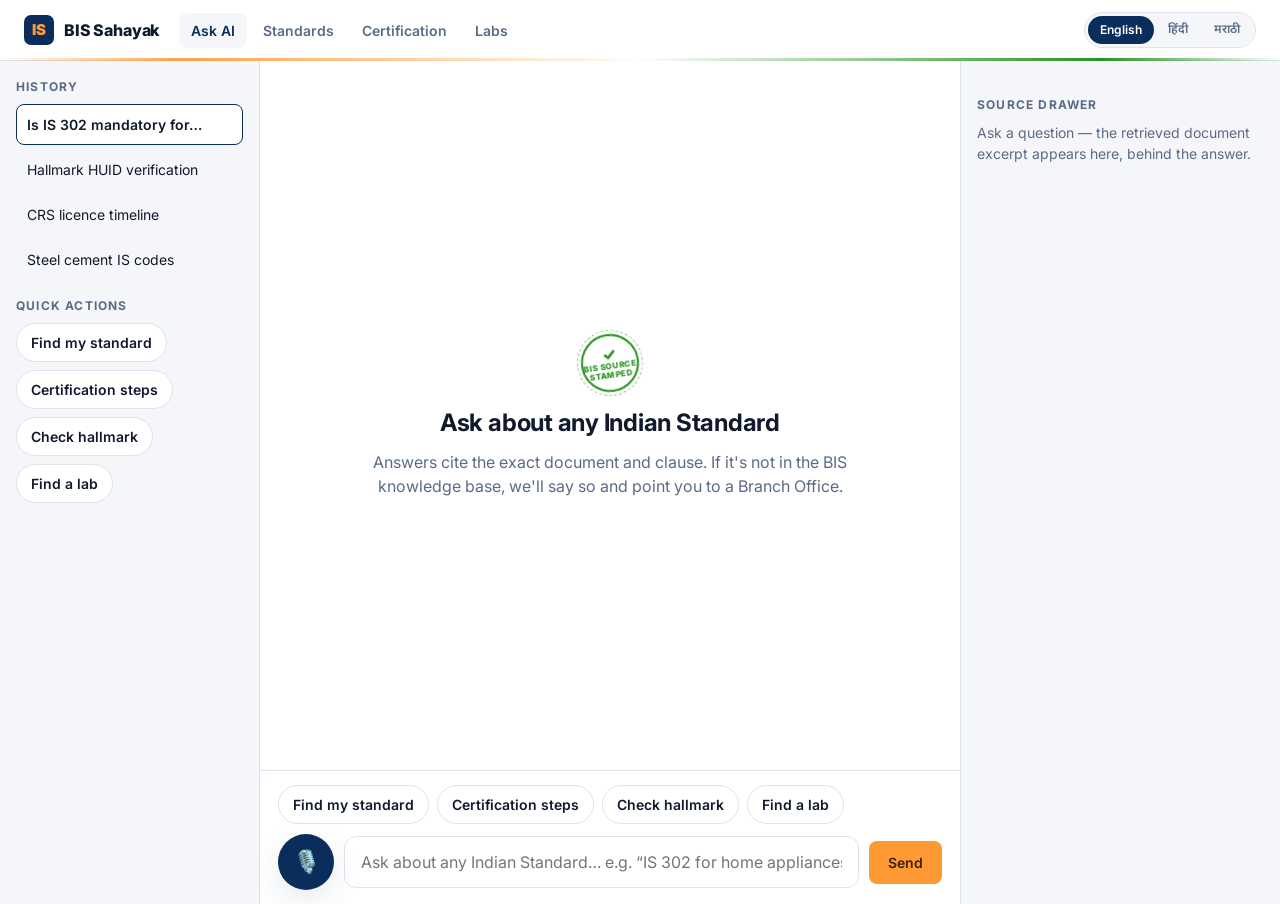
<file: website/chat.html>
<!DOCTYPE html>
<html lang="en">
<head>
<meta charset="utf-8">
<meta name="viewport" content="width=device-width, initial-scale=1">
<title>Chat — BIS Sahayak</title>
<link rel="preconnect" href="https://fonts.googleapis.com">
<link rel="preconnect" href="https://fonts.gstatic.com" crossorigin>
<link href="https://fonts.googleapis.com/css2?family=Inter:wght@400;600;700;800&family=Noto+Sans+Devanagari:wght@400;600;700&display=swap" rel="stylesheet">
<link rel="stylesheet" href="../assets/css/bis.css">
<style>
  .chat-layout {
    display: grid;
    grid-template-columns: 260px 1fr 320px;
    gap: 0;
    height: calc(100vh - 57px);
    max-width: 1440px;
    margin: 0 auto;
  }
  .sidebar, .sources { background: var(--surface); overflow-y: auto; padding: 18px 16px; }
  .sidebar { border-right: 1px solid var(--line); }
  .sources { border-left: 1px solid var(--line); }
  .sidebar h3, .sources h3 { font-size: var(--fs-12); text-transform: uppercase; letter-spacing: .1em; color: var(--text-dim); margin: 18px 0 10px; }
  .sidebar h3:first-child { margin-top: 0; }

  .history-item {
    display: block; width: 100%; text-align: left; font: inherit; font-size: var(--fs-14);
    background: transparent; border: 1px solid transparent; border-radius: 8px;
    padding: 9px 10px; color: var(--text); cursor: pointer; margin-bottom: 4px;
    white-space: nowrap; overflow: hidden; text-overflow: ellipsis;
  }
  .history-item:hover { background: var(--bg); border-color: var(--line); }
  .history-item[aria-current="true"] { background: var(--bg); border-color: var(--bis-navy); font-weight: 600; }

  .chat-main { display: flex; flex-direction: column; min-width: 0; }
  .chat-scroll { flex: 1; overflow-y: auto; padding: 24px 22px 8px; display: flex; flex-direction: column; }
  .chat-scroll .msg { flex: none; }
  .chat-empty { max-width: 520px; margin: auto; text-align: center; }
  .chat-empty .seal { margin: 0 auto 16px; }
  .composer {
    border-top: 1px solid var(--line); padding: 14px 18px;
    background: color-mix(in srgb, var(--bg) 92%, transparent);
    backdrop-filter: blur(8px);
  }
  .composer-row { display: flex; gap: 10px; align-items: center; max-width: 760px; margin: 0 auto; }
  .composer input[type="text"] {
    flex: 1; font: inherit; font-size: var(--fs-16); color: var(--text);
    background: var(--bg); border: 1.5px solid var(--line); border-radius: 12px;
    padding: 13px 16px; min-width: 0;
  }
  .composer input[type="text"]:focus { border-color: var(--bis-navy); outline: none; }
  .composer .quick-chips { max-width: 760px; margin: 0 auto 10px; }

  .suggested { display: flex; gap: 8px; flex-wrap: wrap; margin-top: 12px; }
  .suggested .chip { font-size: var(--fs-12); }

  /* mobile: source drawer becomes bottom sheet */
  .sheet-backdrop { display: none; }
  .sources-toggle { display: none; }

  @media (max-width: 1100px) {
    .chat-layout { grid-template-columns: 220px 1fr; }
    .sources {
      position: fixed; left: 0; right: 0; bottom: 0; z-index: 60;
      max-height: 62vh; border-left: 0; border-top: 1.5px solid var(--line);
      border-radius: 18px 18px 0 0; box-shadow: var(--shadow);
      transform: translateY(102%); transition: transform .25s ease;
    }
    .sources.open { transform: translateY(0); }
    .sources-toggle { display: inline-flex; }
    .sheet-backdrop.show { display: block; position: fixed; inset: 0; background: rgba(6,15,30,.45); z-index: 55; }
  }
  @media (max-width: 768px) {
    .chat-layout { grid-template-columns: 1fr; }
    .sidebar { display: none; }
    .bubble { max-width: 88%; }
  }
</style>
</head>
<body>

<header class="topnav">
  <a class="logo" href="index.html"><span class="logo-mark">IS</span> BIS Sahayak</a>
  <nav aria-label="Primary">
    <a href="chat.html" aria-current="page">Ask AI</a>
    <a href="recommender.html">Standards</a>
    <a href="recommender.html#cert">Certification</a>
    <a href="lab-finder.html">Labs</a>
  </nav>
  <div class="lang-switch" role="group" aria-label="Language">
    <button data-lang="en" lang="en">English</button>
    <button data-lang="hi" lang="hi">हिंदी</button>
    <button data-lang="mr" lang="mr">मराठी</button>
  </div>
</header>

<div class="chat-layout">

  <aside class="sidebar" aria-label="Conversation history">
    <h3>History</h3>
    <button class="history-item" aria-current="true" data-q="Is IS 302 mandatory for home appliances?">Is IS 302 mandatory for…</button>
    <button class="history-item" data-q="How do I verify a gold hallmark HUID?">Hallmark HUID verification</button>
    <button class="history-item" data-q="What is the CRS licence timeline?">CRS licence timeline</button>
    <button class="history-item" data-q="Which IS codes apply to steel rebar?">Steel cement IS codes</button>
    <h3>Quick actions</h3>
    <div class="quick-chips" style="flex-direction:column;align-items:flex-start">
      <button class="chip" data-q="Find my applicable standard for LED drivers">Find my standard</button>
      <button class="chip" data-q="What are the BIS certification steps?">Certification steps</button>
      <button class="chip" data-q="How do I verify a gold hallmark HUID?">Check hallmark</button>
      <button class="chip" data-q="Which BIS lab tests home appliances?">Find a lab</button>
    </div>
  </aside>

  <main class="chat-main">
    <div class="chat-scroll" id="scroll" aria-live="polite">
      <div class="chat-empty" id="empty">
        <span class="seal stamp-in"><span class="tick">✓</span>BIS source<br>stamped</span>
        <h2>Ask about any Indian Standard</h2>
        <p class="muted">Answers cite the exact document and clause. If it's not in the BIS knowledge base, we'll say so and point you to a Branch Office.</p>
      </div>
    </div>

    <div class="composer">
      <div class="quick-chips" id="quickChips">
        <button class="chip" data-q="Is IS 302 mandatory for home appliances?">Find my standard</button>
        <button class="chip" data-q="What are the BIS certification steps?">Certification steps</button>
        <button class="chip" data-q="How do I verify a gold hallmark HUID?">Check hallmark</button>
        <button class="chip" data-q="Which BIS lab tests home appliances?">Find a lab</button>
      </div>
      <form class="composer-row" id="composer">
        <button type="button" class="mic" id="micBtn" aria-label="Voice input">🎙️</button>
        <label class="sr-only" for="msg">Your question</label>
        <input id="msg" type="text" placeholder="Ask about any Indian Standard…" autocomplete="off">
        <button class="btn btn-accent" type="submit" id="sendBtn">Send</button>
        <button class="btn btn-ghost sources-toggle" type="button" id="sheetBtn" aria-expanded="false">📄 Sources</button>
      </form>
    </div>
  </main>

  <aside class="sources" id="sources" aria-label="Source drawer">
    <h3>Source drawer</h3>
    <div id="sourceBody">
      <p class="muted small">Ask a question — the retrieved document excerpt appears here, behind the answer.</p>
    </div>
  </aside>
</div>
<div class="sheet-backdrop" id="backdrop"></div>

<script src="../assets/js/bis.js"></script>
<script src="../assets/js/supabase.js"></script>
<script>
  const scroll = document.getElementById("scroll");
  const empty = document.getElementById("empty");
  const sourceBody = document.getElementById("sourceBody");
  const msgInput = document.getElementById("msg");
  const sources = document.getElementById("sources");
  const backdrop = document.getElementById("backdrop");

  function openSheet(show) {
    sources.classList.toggle("open", show);
    backdrop.classList.toggle("show", show);
    document.getElementById("sheetBtn").setAttribute("aria-expanded", String(show));
  }
  document.getElementById("sheetBtn").addEventListener("click", () => openSheet(!sources.classList.contains("open")));
  backdrop.addEventListener("click", () => openSheet(false));

  async function send(text) {
    const q = (text || msgInput.value).trim();
    if (!q) return;
    msgInput.value = "";
    empty?.remove();
    scroll.appendChild(BIS.userBubble(q));
    scroll.scrollTop = scroll.scrollHeight;

    const typing = BIS.typingBubble();
    scroll.appendChild(typing);
    scroll.scrollTop = scroll.scrollHeight;

    const res = await BIS.chat(q);
    typing.replaceWith(BIS.aiBubble(res));
    sourceBody.innerHTML = BIS.sourcePanel(res);
    scroll.scrollTop = scroll.scrollHeight;
    if (window.innerWidth <= 1100) openSheet(true);
  }

  document.getElementById("composer").addEventListener("submit", (e) => { e.preventDefault(); send(); });
  document.querySelectorAll("[data-q]").forEach((b) => b.addEventListener("click", () => send(b.dataset.q)));

  // voice mic — pulses red while "recording" (§2.4(6))
  const mic = document.getElementById("micBtn");
  mic.addEventListener("click", () => {
    const on = mic.classList.toggle("recording");
    mic.setAttribute("aria-label", on ? BIS.t().listening : "Voice input");
    if (!on) { msgInput.value = "Is IS 302 mandatory for home appliances?"; msgInput.focus(); }
  });

  // deep-link: landing page ask bar → auto-send
  const q = new URLSearchParams(location.search).get("q");
  if (q) send(q);

  document.addEventListener("bis:lang", () => {
    msgInput.placeholder = BIS.t().askPlaceholder;
    document.getElementById("sendBtn").textContent = BIS.t().send;
  });
  msgInput.placeholder = BIS.t().askPlaceholder;
</script>
</body>
</html>
</file>
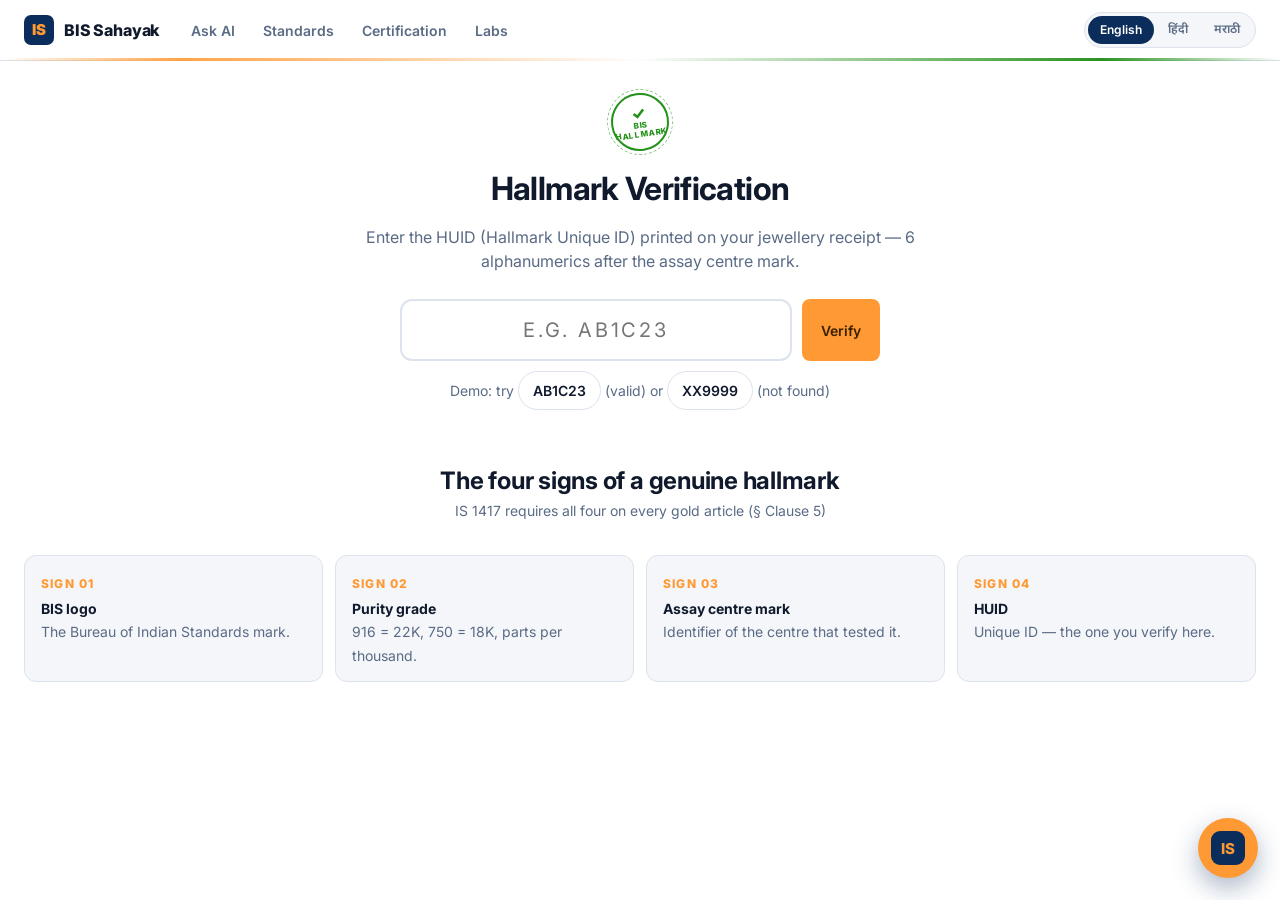
<file: website/hallmark.html>
<!DOCTYPE html>
<html lang="en">
<head>
<meta charset="utf-8">
<meta name="viewport" content="width=device-width, initial-scale=1">
<title>Hallmark Verification — BIS Sahayak</title>
<link rel="preconnect" href="https://fonts.googleapis.com">
<link rel="preconnect" href="https://fonts.gstatic.com" crossorigin>
<link href="https://fonts.googleapis.com/css2?family=Inter:wght@400;600;700;800&family=Noto+Sans+Devanagari:wght@400;600;700&display=swap" rel="stylesheet">
<link rel="stylesheet" href="../assets/css/bis.css">
<style>
  .verify-wrap { max-width: 640px; margin: 0 auto; text-align: center; }
  .verify-wrap .seal { margin: 0 auto 18px; }
  .huid-form { display: flex; gap: 10px; margin: 26px auto 10px; max-width: 480px; }
  .huid-form input {
    flex: 1; font: inherit; font-size: var(--fs-20); letter-spacing: .14em;
    text-transform: uppercase; text-align: center; color: var(--text);
    background: var(--bg); border: 2px solid var(--line); border-radius: 12px; padding: 14px;
  }
  .huid-form input:focus { border-color: var(--bis-navy); outline: none; }
  .hint { font-size: var(--fs-14); color: var(--text-dim); }
  .result {
    margin-top: 30px; border-radius: 16px; padding: 26px 24px; text-align: left;
    display: none;
  }
  .result.show { display: block; animation: rise .3s ease; }
  @keyframes rise { from { opacity: 0; transform: translateY(8px); } to { opacity: 1; transform: none; } }
  .result.verified { background: #F1FAF0; border: 1.5px solid var(--bis-green); }
  .result.failed { background: #FDF1F1; border: 1.5px solid var(--bis-red-alert); }
  @media (prefers-color-scheme: dark) {
    .result.verified { background: #0E2A0C; }
    .result.failed { background: #2E1212; }
  }
  .result .head { display: flex; gap: 14px; align-items: center; margin-bottom: 14px; }
  .result .head .big { font-size: 30px; }
  .result h2 { margin: 0; }
  .kv { display: grid; grid-template-columns: 140px 1fr; gap: 6px 14px; font-size: var(--fs-14); }
  .kv dt { color: var(--text-dim); }
  .kv dd { margin: 0; font-weight: 600; }
  .four-signs { display: grid; gap: 12px; grid-template-columns: repeat(auto-fit, minmax(150px, 1fr)); margin-top: 34px; text-align: left; }
  .sign { background: var(--surface); border: 1px solid var(--line); border-radius: 12px; padding: 14px 16px; }
  .sign .n { font-size: var(--fs-12); font-weight: 800; color: var(--bis-saffron); letter-spacing: .1em; }
  .sign b { display: block; margin-top: 4px; font-size: var(--fs-14); }
  .sign span { font-size: var(--fs-14); color: var(--text-dim); }
  .actions { display: flex; gap: 10px; flex-wrap: wrap; margin-top: 18px; }
</style>
</head>
<body>

<header class="topnav">
  <a class="logo" href="index.html"><span class="logo-mark">IS</span> BIS Sahayak</a>
  <nav aria-label="Primary">
    <a href="chat.html">Ask AI</a>
    <a href="recommender.html">Standards</a>
    <a href="recommender.html#cert">Certification</a>
    <a href="lab-finder.html">Labs</a>
  </nav>
  <div class="lang-switch" role="group" aria-label="Language">
    <button data-lang="en" lang="en">English</button>
    <button data-lang="hi" lang="hi">हिंदी</button>
    <button data-lang="mr" lang="mr">मराठी</button>
  </div>
</header>

<main class="page">
  <div class="verify-wrap">
    <span class="seal"><span class="tick">✓</span>BIS<br>hallmark</span>
    <h1>Hallmark Verification</h1>
    <p class="muted">Enter the HUID (Hallmark Unique ID) printed on your jewellery receipt — 6 alphanumerics after the assay centre mark.</p>

    <form class="huid-form" id="huidForm">
      <label class="sr-only" for="huid">HUID number</label>
      <input id="huid" placeholder="e.g. AB1C23" maxlength="6" autocomplete="off" spellcheck="false">
      <button class="btn btn-accent" type="submit">Verify</button>
    </form>
    <p class="hint">Demo: try <button class="chip" type="button" data-demo="AB1C23">AB1C23</button> (valid) or <button class="chip" type="button" data-demo="XX9999">XX9999</button> (not found)</p>

    <div class="result" id="result" role="status" aria-live="polite"></div>
  </div>

  <section style="margin-top:56px">
    <h2 class="center" style="margin-bottom:4px">The four signs of a genuine hallmark</h2>
    <p class="center muted small" style="margin-bottom:0">IS 1417 requires all four on every gold article (§ Clause 5)</p>
    <div class="four-signs">
      <div class="sign"><span class="n">SIGN 01</span><b>BIS logo</b><span>The Bureau of Indian Standards mark.</span></div>
      <div class="sign"><span class="n">SIGN 02</span><b>Purity grade</b><span>916 = 22K, 750 = 18K, parts per thousand.</span></div>
      <div class="sign"><span class="n">SIGN 03</span><b>Assay centre mark</b><span>Identifier of the centre that tested it.</span></div>
      <div class="sign"><span class="n">SIGN 04</span><b>HUID</b><span>Unique ID — the one you verify here.</span></div>
    </div>
  </section>
</main>

<div id="widget-root"></div>

<script src="../assets/js/bis.js"></script>
<script src="../assets/js/supabase.js"></script>
<script src="widget/bis-widget.js"></script>
<script>
  const result = document.getElementById("result");
  const input = document.getElementById("huid");

  document.querySelectorAll("[data-demo]").forEach((b) =>
    b.addEventListener("click", () => { input.value = b.dataset.demo; document.getElementById("huidForm").requestSubmit(); })
  );

  document.getElementById("huidForm").addEventListener("submit", (e) => {
    e.preventDefault();
    const huid = input.value.trim().toUpperCase();
    if (huid.length < 4) {
      result.className = "result failed show";
      result.innerHTML = `<div class="head"><span class="big">⚠️</span><div><h2>Enter the full HUID</h2><p class="muted small" style="margin:0">A HUID is 6 characters from the receipt or the jewellery piece.</p></div></div>`;
      return;
    }
    const ok = huid === "AB1C23";
    result.className = "result " + (ok ? "verified" : "failed") + " show";
    if (ok) {
      result.innerHTML = `
        <div class="head">
          <span class="big">✅</span>
          <div><h2>Hallmark verified</h2><span class="confidence high">✅ Verified from BIS source</span></div>
        </div>
        <dl class="kv">
          <dt>HUID</dt><dd>${BIS.escapeHtml(huid)}</dd>
          <dt>Article</dt><dd>Gold ring, 22K (916)</dd>
          <dt>Assay centre</dt><dd>Pune HC · Licence HC-4471</dd>
          <dt>Purity</dt><dd>916.5 ‰ (tested)</dd>
          <dt>Date of assay</dt><dd>12 Aug 2026</dd>
        </dl>
        <div>${BIS.citationChips([{ doc: "IS 1417", clause: "5", url: "#is1417" }])}</div>
        <div class="actions">
          <a class="btn btn-primary" style="text-decoration:none" href="chat.html?q=How do I verify a gold hallmark HUID?">Ask a follow-up</a>
          <button class="btn btn-ghost" type="button" onclick="alert('Certificate downloaded (demo)')">Download certificate</button>
        </div>`;
    } else {
      result.innerHTML = `
        <div class="head">
          <span class="big">❌</span>
          <div><h2>Not found in BIS records</h2><span class="confidence low">❌ Not found in BIS sources</span></div>
        </div>
        <p class="small" style="margin:12px 0 0">This HUID doesn't return a match. Don't complete the purchase — take it to the nearest BIS Branch Office or raise it in the BIS Care app. I can draft the complaint for you.</p>
        <div class="actions">
          <a class="btn btn-primary" style="text-decoration:none" href="chat.html?q=My HUID is not found in BIS records, who do I contact?">Contact BIS office</a>
          <button class="btn btn-ghost" type="button" onclick="alert('Complaint drafted (demo)')">Draft complaint</button>
        </div>`;
    }
    result.scrollIntoView({ behavior: "smooth", block: "nearest" });
  });

  BISWidget.mount(document.getElementById("widget-root"));
</script>
</body>
</html>
</file>
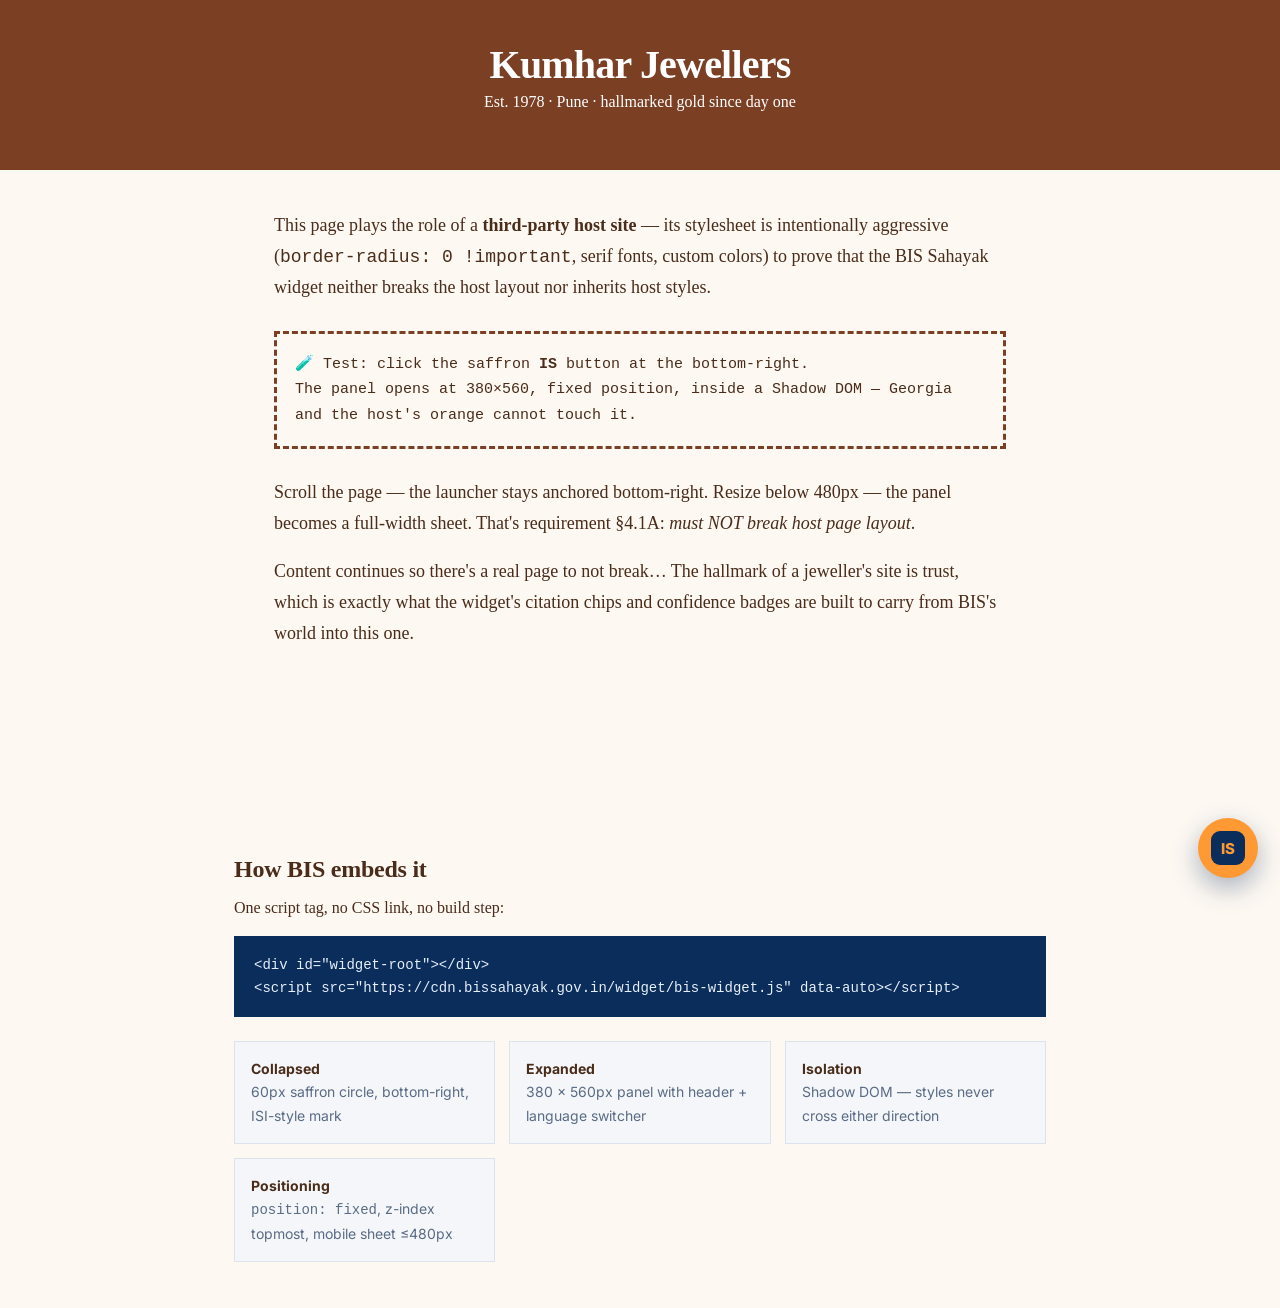
<file: website/widget-demo.html>
<!DOCTYPE html>
<html lang="en">
<head>
<meta charset="utf-8">
<meta name="viewport" content="width=device-width, initial-scale=1">
<title>Widget Embed Demo — BIS Sahayak</title>
<link rel="preconnect" href="https://fonts.googleapis.com">
<link rel="preconnect" href="https://fonts.gstatic.com" crossorigin>
<link href="https://fonts.googleapis.com/css2?family=Inter:wght@400;600;700;800&family=Noto+Sans+Devanagari:wght@400;600;700&display=swap" rel="stylesheet">
<link rel="stylesheet" href="../assets/css/bis.css">
<style>
  /* Deliberately "hostile" host-page styles to prove widget isolation */
  body.hostpage { font-family: Georgia, serif; background: #fdf8f2; color: #4a2c1a; }
  .hostpage * { border-radius: 0 !important; }
  .hostpage .host-header { background: #7b3f24; color: #fff; padding: 40px 24px; text-align: center; }
  .hostpage .host-header h1 { font-size: 40px; margin: 0; }
  .hostpage .host-main { max-width: 780px; margin: 0 auto; padding: 40px 24px 140px; font-size: 18px; line-height: 1.7; }
  .hostpage .note { border: 3px dashed #7b3f24 !important; padding: 18px; margin: 28px 0; font-family: monospace; font-size: 15px; }
  .setup { max-width: 860px; margin: 0 auto; padding: 48px 24px; }
  pre {
    background: #0B2D5B; color: #E6EEF9; padding: 18px 20px; border-radius: 12px;
    overflow-x: auto; font-size: 14px; line-height: 1.6;
  }
  code { font-family: ui-monospace, "Cascadia Mono", monospace; }
  .specs { display: grid; gap: 14px; grid-template-columns: repeat(auto-fit, minmax(220px, 1fr)); margin-top: 24px; }
  .spec { background: var(--surface); border: 1px solid var(--line); border-radius: 12px; padding: 16px; font-family: var(--font-body); }
  .spec b { display: block; font-size: var(--fs-14); }
  .spec span { font-size: var(--fs-14); color: var(--text-dim); }
</style>
</head>
<body class="hostpage">

  <div class="host-header">
    <h1>Kumhar Jewellers</h1>
    <p>Est. 1978 · Pune · hallmarked gold since day one</p>
  </div>

  <main class="host-main">
    <p>This page plays the role of a <strong>third-party host site</strong> — its stylesheet is intentionally aggressive (<code>border-radius: 0 !important</code>, serif fonts, custom colors) to prove that the BIS Sahayak widget neither breaks the host layout nor inherits host styles.</p>

    <div class="note">
      🧪 Test: click the saffron <b>IS</b> button at the bottom-right.<br>
      The panel opens at 380×560, fixed position, inside a Shadow DOM —
      Georgia and the host's orange cannot touch it.
    </div>

    <p>Scroll the page — the launcher stays anchored bottom-right. Resize below 480px — the panel becomes a full-width sheet. That's requirement §4.1A: <em>must NOT break host page layout</em>.</p>

    <p>Content continues so there's a real page to not break… The hallmark of a jeweller's site is trust, which is exactly what the widget's citation chips and confidence badges are built to carry from BIS's world into this one.</p>
  </main>

  <section class="setup">
    <h2>How BIS embeds it</h2>
    <p>One script tag, no CSS link, no build step:</p>
    <pre><code>&lt;div id="widget-root"&gt;&lt;/div&gt;
&lt;script src="https://cdn.bissahayak.gov.in/widget/bis-widget.js" data-auto&gt;&lt;/script&gt;</code></pre>

    <div class="specs">
      <div class="spec"><b>Collapsed</b><span>60px saffron circle, bottom-right, ISI-style mark</span></div>
      <div class="spec"><b>Expanded</b><span>380 × 560px panel with header + language switcher</span></div>
      <div class="spec"><b>Isolation</b><span>Shadow DOM — styles never cross either direction</span></div>
      <div class="spec"><b>Positioning</b><span><code>position: fixed</code>, z-index topmost, mobile sheet ≤480px</span></div>
    </div>
  </section>

  <div id="widget-root"></div>

<script src="widget/bis-widget.js" data-auto></script>
</body>
</html>
</file>
<file: assets/css/bis.css>
/* ============================================================
   BIS Sahayak — Shared Design System (§2 of design spec)
   Used identically by: Website portal, widget, app, WhatsApp mock
   ============================================================ */

:root {
  /* §2.2 Color palette */
  --bis-navy: #0B2D5B;
  --bis-saffron: #FF9933;
  --bis-green: #128807;
  --bis-white: #FFFFFF;
  --bis-slate-100: #F4F6F9;
  --bis-slate-600: #5A6B85;
  --bis-red-alert: #D32F2F;
  --bis-amber: #B26A00;

  /* semantic (light mode defaults) */
  --bg: var(--bis-white);
  --surface: var(--bis-slate-100);
  --surface-2: #E9EDF3;
  --text: #101A2C;
  --text-dim: var(--bis-slate-600);
  --line: #DCE3EC;
  --shadow: 0 10px 30px rgba(11, 45, 91, 0.10);
  --shadow-sm: 0 2px 8px rgba(11, 45, 91, 0.08);
  --ai-bubble: var(--bis-slate-100);

  /* §2.3 type */
  --font-body: "Inter", "Noto Sans", "Noto Sans Devanagari", system-ui, sans-serif;
  --font-deva: "Noto Sans Devanagari", "Inter", system-ui, sans-serif;
  --fs-12: 12px;
  --fs-14: 14px;
  --fs-16: 16px;
  --fs-20: 20px;
  --fs-24: 24px;
  --fs-32: 32px;
}

@media (prefers-color-scheme: dark) {
  :root {
    --bg: #0A1626;
    --surface: #12233C;
    --surface-2: #1A3050;
    --text: #EAF0F8;
    --text-dim: #93A3BC;
    --line: #22395C;
    --shadow: 0 10px 30px rgba(0, 0, 0, 0.45);
    --shadow-sm: 0 2px 8px rgba(0, 0, 0, 0.4);
    --ai-bubble: #16294385;
    --bis-slate-100: #162943;
    --bis-white: #0A1626;
  }
}

* { box-sizing: border-box; }

html, body {
  margin: 0;
  padding: 0;
}

body {
  font-family: var(--font-body);
  font-size: var(--fs-16);
  line-height: 1.5;
  color: var(--text);
  background: var(--bg);
  -webkit-font-smoothing: antialiased;
}

h1, h2, h3, h4 { line-height: 1.25; margin: 0 0 0.5em; }
h1 { font-size: var(--fs-32); letter-spacing: -0.02em; }
h2 { font-size: var(--fs-24); letter-spacing: -0.01em; }
h3 { font-size: var(--fs-20); }
p  { margin: 0 0 1em; }
a  { color: var(--bis-navy); }
@media (prefers-color-scheme: dark) { a { color: #8FB6EE; } }

:focus-visible {
  outline: 3px solid var(--bis-saffron);
  outline-offset: 2px;
}

@media (prefers-reduced-motion: reduce) {
  *, *::before, *::after {
    animation-duration: 0.001ms !important;
    transition-duration: 0.001ms !important;
  }
}

/* ---------- Buttons ---------- */
.btn {
  font: inherit;
  font-weight: 600;
  font-size: var(--fs-14);
  border-radius: 8px;
  padding: 10px 18px;
  cursor: pointer;
  border: 1px solid transparent;
  transition: transform 0.12s ease, box-shadow 0.12s ease, background 0.12s ease;
}
.btn:active { transform: translateY(1px); }
.btn-primary { background: var(--bis-navy); color: #fff; }
.btn-primary:hover { box-shadow: var(--shadow-sm); }
.btn-accent { background: var(--bis-saffron); color: #3A2200; }
.btn-accent:hover { box-shadow: 0 6px 18px rgba(255, 153, 51, 0.35); }
.btn-ghost {
  background: transparent;
  color: var(--bis-navy);
  border-color: var(--line);
}
@media (prefers-color-scheme: dark) { .btn-ghost { color: var(--text); } }
.btn-ghost:hover { background: var(--surface); }

/* ---------- §2.4(5) Language switcher — text pills, no flags ---------- */
.lang-switch {
  display: inline-flex;
  gap: 2px;
  padding: 3px;
  background: var(--surface);
  border: 1px solid var(--line);
  border-radius: 999px;
}
.lang-switch button {
  font: inherit;
  font-size: var(--fs-12);
  font-weight: 600;
  border: 0;
  background: transparent;
  color: var(--text-dim);
  padding: 5px 12px;
  border-radius: 999px;
  cursor: pointer;
}
.lang-switch button[aria-pressed="true"] {
  background: var(--bis-navy);
  color: #fff;
}
.lang-switch [lang="mr"], .lang-switch [lang="hi"] { font-family: var(--font-deva); }

/* ---------- §2.4(1)(2) Chat bubbles ---------- */
.msg { display: flex; margin-bottom: 14px; }
.msg.user { justify-content: flex-end; }
.bubble {
  max-width: min(78%, 560px);
  padding: 12px 16px;
  border-radius: 16px;
  font-size: var(--fs-16);
}
.msg.user .bubble {
  background: var(--bis-navy);
  color: #fff;
  border-bottom-right-radius: 4px;
}
.msg.ai .bubble {
  background: var(--ai-bubble);
  color: var(--text);
  border-bottom-left-radius: 4px;
}
.bubble .meta {
  display: block;
  font-size: var(--fs-12);
  color: var(--text-dim);
  margin-top: 6px;
}

/* ---------- §2.4(3) Citation chip ---------- */
.citation {
  display: inline-flex;
  align-items: center;
  gap: 6px;
  font-size: var(--fs-12);
  font-weight: 600;
  color: var(--bis-navy);
  background: var(--bg);
  border: 1px solid var(--line);
  border-radius: 999px;
  padding: 4px 10px;
  margin: 8px 6px 0 0;
  text-decoration: none;
  cursor: pointer;
}
.citation:hover { border-color: var(--bis-saffron); }
@media (prefers-color-scheme: dark) { .citation { color: #BBD3F5; } }

/* ---------- §2.4(4) Confidence badge + seal-of-trust stamp ---------- */
.confidence {
  display: inline-flex;
  align-items: center;
  gap: 6px;
  font-size: var(--fs-12);
  font-weight: 700;
  padding: 5px 12px;
  border-radius: 999px;
  margin-top: 10px;
}
.confidence.high   { color: #0B5C04; background: #E4F5E2; border: 1px solid #A9DDA5; }
.confidence.medium { color: var(--bis-amber); background: #FFF3E0; border: 1px solid #FFD699; }
.confidence.low    { color: var(--bis-red-alert); background: #FDECEC; border: 1px solid #F3B8B8; }
@media (prefers-color-scheme: dark) {
  .confidence.high   { color: #8FE087; background: #10320D; border-color: #1E5C19; }
  .confidence.medium { color: #FFC46B; background: #3A2A0C; border-color: #6B4A10; }
  .confidence.low    { color: #FF9B9B; background: #3A1414; border-color: #6B2424; }
}

/* the "stamped certificate" seal — signature element of the system */
.seal {
  position: relative;
  display: inline-flex;
  flex-direction: column;
  align-items: center;
  justify-content: center;
  width: 58px;
  height: 58px;
  flex: none;
  border-radius: 50%;
  border: 2px solid var(--bis-green);
  color: var(--bis-green);
  font-size: 8px;
  font-weight: 800;
  letter-spacing: 0.08em;
  text-transform: uppercase;
  text-align: center;
  transform: rotate(-8deg);
  line-height: 1.15;
  opacity: 0.92;
}
.seal .tick { font-size: 16px; line-height: 1; }
.seal.amber { border-color: var(--bis-amber); color: var(--bis-amber); }

/* ---------- §2.4(6) Voice mic button ---------- */
.mic {
  width: 56px;
  height: 56px;
  border-radius: 50%;
  border: 0;
  background: var(--bis-navy);
  color: #fff;
  font-size: 22px;
  cursor: pointer;
  display: inline-flex;
  align-items: center;
  justify-content: center;
  box-shadow: var(--shadow);
  position: relative;
}
.mic.recording { background: var(--bis-red-alert); animation: mic-pulse 1.2s ease-out infinite; }
@keyframes mic-pulse {
  0%   { box-shadow: 0 0 0 0 rgba(211, 47, 47, 0.55); }
  100% { box-shadow: 0 0 0 22px rgba(211, 47, 47, 0); }
}

/* ---------- §2.4(7) Quick-action chips ---------- */
.quick-chips { display: flex; flex-wrap: wrap; gap: 8px; }
.chip {
  font: inherit;
  font-size: var(--fs-14);
  font-weight: 600;
  background: var(--bg);
  color: var(--text);
  border: 1px solid var(--line);
  border-radius: 999px;
  padding: 8px 14px;
  cursor: pointer;
}
.chip:hover { border-color: var(--bis-saffron); background: #FFF6EC; }
@media (prefers-color-scheme: dark) { .chip:hover { background: #33270F; } }

/* ---------- §2.4(8) Source drawer ---------- */
.source-drawer h3 { font-size: var(--fs-14); text-transform: uppercase; letter-spacing: 0.08em; color: var(--text-dim); }
.source-excerpt {
  background: var(--surface);
  border: 1px solid var(--line);
  border-left: 3px solid var(--bis-green);
  border-radius: 8px;
  padding: 12px 14px;
  font-size: var(--fs-14);
  margin-bottom: 12px;
}
.source-excerpt .doc { display: block; font-weight: 700; margin-bottom: 4px; font-size: var(--fs-12); letter-spacing: 0.04em; color: var(--bis-navy); }
@media (prefers-color-scheme: dark) { .source-excerpt .doc { color: #8FB6EE; } }

/* ---------- Top nav (§4.2) ---------- */
.topnav {
  position: sticky;
  top: 0;
  z-index: 50;
  display: flex;
  align-items: center;
  gap: 20px;
  padding: 12px 24px;
  background: color-mix(in srgb, var(--bg) 88%, transparent);
  backdrop-filter: blur(10px);
  border-bottom: 1px solid var(--line);
}
.topnav .logo {
  display: inline-flex;
  align-items: center;
  gap: 10px;
  font-weight: 800;
  font-size: var(--fs-16);
  color: var(--text);
  text-decoration: none;
  letter-spacing: -0.01em;
}
.logo-mark {
  width: 30px;
  height: 30px;
  border-radius: 7px;
  background: var(--bis-navy);
  color: var(--bis-saffron);
  display: inline-flex;
  align-items: center;
  justify-content: center;
  font-size: 15px;
  font-weight: 900;
}
.topnav nav { display: flex; gap: 4px; flex: 1; }
.topnav nav a {
  font-size: var(--fs-14);
  font-weight: 600;
  color: var(--text-dim);
  text-decoration: none;
  padding: 7px 12px;
  border-radius: 8px;
}
.topnav nav a:hover { background: var(--surface); color: var(--text); }
.topnav nav a[aria-current="page"] { color: var(--bis-navy); background: var(--surface); }
@media (prefers-color-scheme: dark) { .topnav nav a[aria-current="page"] { color: #fff; background: var(--bis-navy); } }

@media (max-width: 768px) {
  .topnav { flex-wrap: wrap; gap: 8px; padding: 10px 14px; }
  .topnav nav { order: 3; width: 100%; overflow-x: auto; }
}

.page { max-width: 1280px; margin: 0 auto; padding: 32px 24px 72px; }

.card {
  background: var(--surface);
  border: 1px solid var(--line);
  border-radius: 14px;
  padding: 20px;
}

.muted { color: var(--text-dim); }
.small { font-size: var(--fs-14); }
.center { text-align: center; }
.sr-only {
  position: absolute; width: 1px; height: 1px; padding: 0; margin: -1px;
  overflow: hidden; clip: rect(0 0 0 0); white-space: nowrap; border: 0;
}

/* ============================================================
   §2.5 — "certified document" layer
   Shared furniture every surface can drop in: certification
   stripe, engineering-grid paper, stamped seal, scroll reveal.
   Additive only — the §2.2/§2.4 components above are untouched.
   ============================================================ */

:root {
  /* utility face for data: IS numbers, clause tags, HUIDs, hexes, timestamps */
  --font-mono: ui-monospace, "Cascadia Mono", "SF Mono", Menlo, Consolas, monospace;
  /* the certification stripe — saffron · white · green, fading at the edges */
  --stripe: linear-gradient(
    90deg,
    rgba(255, 153, 51, 0) 0%,
    #FF9933 14%,
    #FFFFFF 50%,
    #128807 86%,
    rgba(18, 136, 7, 0) 100%
  );
}

/* 3px tricolour band: sits under the top nav / at the top of a hero */
.stripe-rule { display: block; height: 3px; background: var(--stripe); width: 100%; }
.topnav::after {
  content: "";
  position: absolute;
  left: 0; right: 0; bottom: -1px;
  height: 3px;
  background: var(--stripe);
  opacity: .9;
}

/* eyebrow — a labelled section header, not decoration */
.eyebrow {
  display: flex;
  align-items: center;
  gap: 10px;
  font-family: var(--font-mono);
  font-size: var(--fs-12);
  font-weight: 700;
  letter-spacing: .16em;
  text-transform: uppercase;
  color: var(--text-dim);
  margin: 0 0 14px;
}
.eyebrow::before {
  content: "";
  width: 26px;
  height: 2px;
  background: var(--bis-saffron);
  flex: none;
}
.eyebrow.plain::before { display: none; }

/* engineering-grid paper — the drawing sheet the standards are drafted on */
.grid-paper {
  background-image:
    linear-gradient(to right, color-mix(in srgb, var(--text) 7%, transparent) 1px, transparent 1px),
    linear-gradient(to bottom, color-mix(in srgb, var(--text) 7%, transparent) 1px, transparent 1px);
  background-size: 34px 34px;
}
.grid-paper-fade { position: relative; isolation: isolate; }
.grid-paper-fade::before {
  content: "";
  position: absolute;
  inset: 0;
  z-index: -1;
  background-image:
    linear-gradient(to right, color-mix(in srgb, var(--text) 14%, transparent) 1px, transparent 1px),
    linear-gradient(to bottom, color-mix(in srgb, var(--text) 14%, transparent) 1px, transparent 1px);
  background-size: 34px 34px;
  -webkit-mask-image: radial-gradient(130% 95% at 50% 0%, #000 34%, transparent 82%);
  mask-image: radial-gradient(130% 95% at 50% 0%, #000 34%, transparent 82%);
}

/* display type — hero statements keep the §2.3 family, just more presence */
.display {
  font-size: clamp(32px, 5.6vw, 56px);
  line-height: 1.08;
  letter-spacing: -0.03em;
  font-weight: 800;
}

/* the stamp: the seal lands like a rubber stamp, ring turning slowly */
.seal::before {
  content: "";
  position: absolute;
  inset: -6px;
  border-radius: 50%;
  border: 1px dashed currentColor;
  opacity: .55;
  animation: seal-turn 26s linear infinite;
}
@keyframes seal-turn { to { transform: rotate(360deg); } }
.stamp-in { animation: stamp-in .55s cubic-bezier(.18, 1.5, .42, 1) both; }
@keyframes stamp-in {
  from { opacity: 0; transform: rotate(-14deg) scale(1.7); }
  to   { opacity: .92; transform: rotate(-8deg) scale(1); }
}

/* cards lift toward the reader */
.card, .std-card, .feature, .lab {
  transition: transform .18s ease, box-shadow .18s ease, border-color .18s ease;
}
.card:hover, .std-card:hover, .lab:hover {
  transform: translateY(-2px);
  box-shadow: var(--shadow);
  border-color: color-mix(in srgb, var(--bis-saffron) 55%, var(--line));
}

/* mono data face */
.mono { font-family: var(--font-mono); font-variant-numeric: tabular-nums; }

/* scroll reveal — one orchestrated entrance, not scattered effects */
.reveal { opacity: 0; transform: translateY(16px); }
html.js .reveal { transition: opacity .55s ease, transform .55s ease; }
.reveal.in { opacity: 1; transform: none; }
html:not(.js) .reveal { opacity: 1; transform: none; }

/* chat entrance + typing indicator */
.msg.ai { animation: msg-in .38s cubic-bezier(.2, .8, .3, 1) both; }
.source-excerpt { animation: msg-in .45s ease both; }
@keyframes msg-in { from { opacity: 0; transform: translateY(10px); } to { opacity: 1; transform: none; } }

.typing-dots { display: inline-flex; gap: 5px; align-items: center; padding: 4px 2px; }
.typing-dots i {
  width: 7px; height: 7px; border-radius: 50%;
  background: var(--text-dim);
  animation: typing 1.15s ease-in-out infinite;
}
.typing-dots i:nth-child(2) { animation-delay: .16s; }
.typing-dots i:nth-child(3) { animation-delay: .32s; }
@keyframes typing {
  0%, 60%, 100% { transform: translateY(0); opacity: .45; }
  30%           { transform: translateY(-5px); opacity: 1; }
}
</file>
